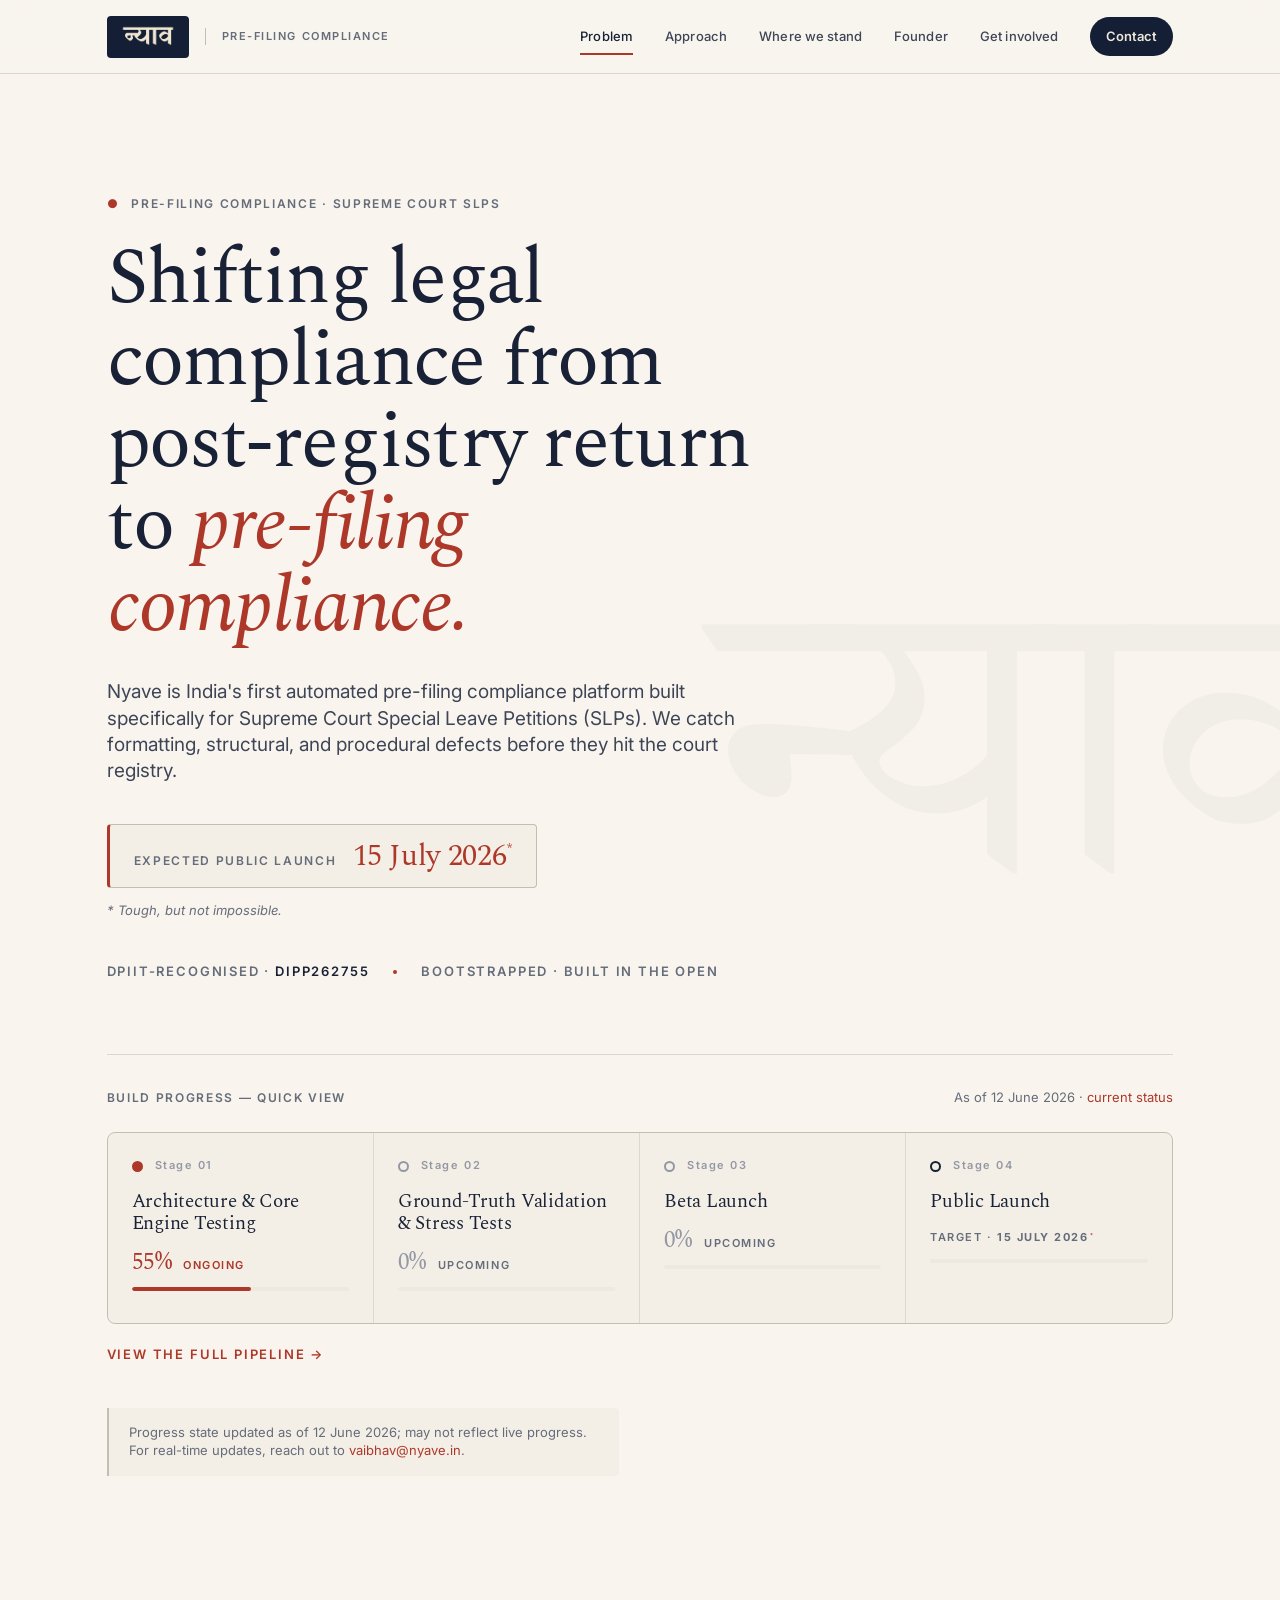
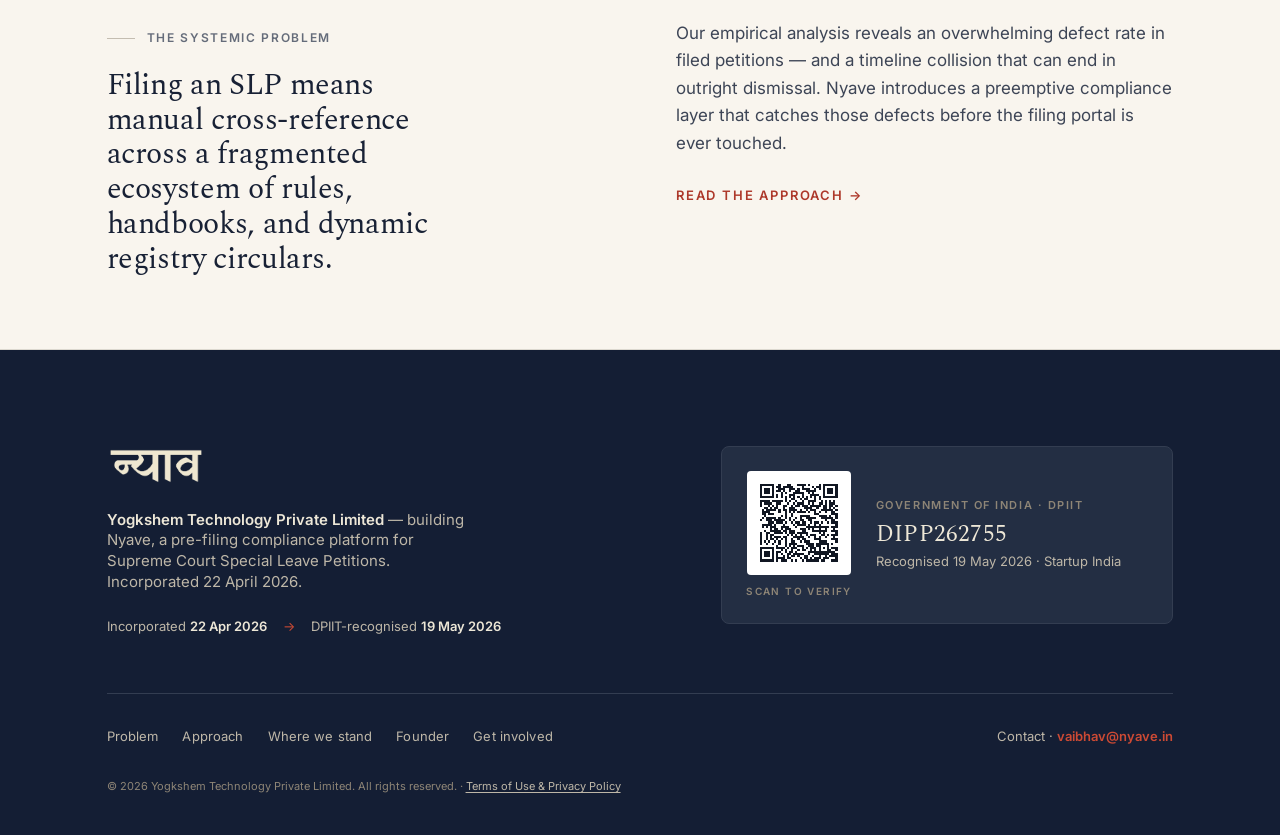
<file: index.html>
<!DOCTYPE html>
<html lang="en">
<head>
<meta charset="UTF-8">
<meta name="viewport" content="width=device-width, initial-scale=1.0">
<title>Nyave — Pre-Filing Compliance for Supreme Court SLPs</title>
<meta name="description" content="Nyave is India's first automated pre-filing compliance platform built specifically for Supreme Court Special Leave Petitions (SLPs). Built by Yogkshem Technology Pvt Ltd. DPIIT-recognised, DIPP262755.">
<meta property="og:title" content="Nyave — Pre-Filing Compliance for Supreme Court SLPs">
<meta property="og:description" content="Catch formatting, structural, and procedural defects before they hit the court registry. DPIIT-recognised deep-tech, built in the open.">
<meta property="og:type" content="website">
<meta property="og:image" content="https://www.nyave.in/assets/og.png">
<meta property="og:image:width" content="1200">
<meta property="og:image:height" content="630">
<meta name="twitter:card" content="summary_large_image">
<link rel="preconnect" href="https://fonts.googleapis.com">
<link rel="preconnect" href="https://fonts.gstatic.com" crossorigin>
<link href="https://fonts.googleapis.com/css2?family=Inter:wght@400;500;600;700&family=Noto+Serif+Devanagari:wght@500;600;700&family=Spectral:ital,wght@0,300;0,400;0,500;0,600;1,400;1,500&display=swap" rel="stylesheet">
<link rel="stylesheet" href="tokens.css">
<link rel="stylesheet" href="styles.css">
</head>
<body>

<!-- ===== NAV ===== -->
<header class="nav">
  <div class="nav-inner">
    <a class="brand" href="index.html" aria-label="Nyave home">
      <span class="brand-plate"><img src="assets/logo-cream.png" alt="Nyave — न्याव"></span>
      <span class="brand-tag">Pre-Filing Compliance</span>
    </a>
    <button class="nav-toggle" aria-label="Menu"><span></span><span></span><span></span></button>
    <nav class="nav-links">
      <a class="nav-link active" href="index.html">Problem</a>
      <a class="nav-link" href="approach.html">Approach</a>
      <a class="nav-link" href="where-we-stand.html">Where we stand</a>
      <a class="nav-link" href="founder.html">Founder</a>
      <a class="nav-link" href="get-involved.html">Get involved</a>
      <a class="nav-cta" href="mailto:vaibhav@nyave.in">Contact</a>
    </nav>
  </div>
</header>

<!-- ===== HERO ===== -->
<section class="hero">
  <div class="hero-watermark" aria-hidden="true">न्याव</div>
  <div class="wrap">
    <div class="reveal">
      <div class="eyebrow hero-eyebrow"><span class="num">●</span> Pre-Filing Compliance · Supreme Court SLPs</div>
      <h1 class="hero-title">Shifting legal compliance from post-registry return to <span class="accent">pre-filing compliance.</span></h1>
      <p class="hero-sub">Nyave is India's first automated pre-filing compliance platform built specifically for Supreme Court Special Leave Petitions (SLPs). We catch formatting, structural, and procedural defects before they hit the court registry.</p>
      <div class="hero-launch">
        <span class="hero-launch-label">Expected Public Launch</span>
        <span class="hero-launch-date">15 July 2026<span class="ast">*</span></span>
      </div>
      <span class="hero-launch-note">* Tough, but not impossible.</span>
      <div class="hero-meta">
        <span>DPIIT-recognised · <b>DIPP262755</b></span>
        <span class="dot" aria-hidden="true"></span>
        <span>Bootstrapped · Built in the open</span>
      </div>
    </div>

    <!-- ===== QUICK TRACKER ===== -->
    <div class="qtrack reveal">
      <div class="qtrack-head">
        <h2>Build Progress — Quick View</h2>
        <span class="qtrack-asof">As of <span class="js-asof">1 June 2026</span> · <a href="mailto:vaibhav@nyave.in">current status</a></span>
      </div>
      <div class="qtrack-list">
        <div class="qstage is-active" data-stage="prototype">
          <div class="qstage-top"><span class="qstage-node"></span><span class="qstage-idx">Stage 01</span></div>
          <div class="qstage-name">Architecture &amp; Core Engine Testing</div>
          <div class="qstage-prog"><span class="qstage-pct">46%</span><span class="qstage-status">Ongoing</span></div>
          <div class="qbar"><span class="qbar-fill" style="width:46%"></span></div>
        </div>
        <div class="qstage is-next" data-stage="validation">
          <div class="qstage-top"><span class="qstage-node"></span><span class="qstage-idx">Stage 02</span></div>
          <div class="qstage-name">Ground-Truth Validation &amp; Stress Tests</div>
          <div class="qstage-prog"><span class="qstage-pct muted">0%</span><span class="qstage-status">Upcoming</span></div>
          <div class="qbar"><span class="qbar-fill" style="width:0%"></span></div>
        </div>
        <div class="qstage is-next" data-stage="beta">
          <div class="qstage-top"><span class="qstage-node"></span><span class="qstage-idx">Stage 03</span></div>
          <div class="qstage-name">Beta Launch</div>
          <div class="qstage-prog"><span class="qstage-pct muted">0%</span><span class="qstage-status">Upcoming</span></div>
          <div class="qbar"><span class="qbar-fill" style="width:0%"></span></div>
        </div>
        <div class="qstage is-target" data-stage="launch">
          <div class="qstage-top"><span class="qstage-node"></span><span class="qstage-idx">Stage 04</span></div>
          <div class="qstage-name">Public Launch</div>
          <div class="qstage-prog"><span class="qstage-status">Target · <b>15 July 2026</b><span class="ast">*</span></span></div>
          <div class="qbar"><span class="qbar-fill target" style="width:0%"></span></div>
        </div>
      </div>
      <a class="qtrack-link" href="where-we-stand.html">View the full pipeline →</a>
      <p class="asof-note">Progress state updated as of <span class="js-asof">1 June 2026</span>; may not reflect live progress. For real-time updates, reach out to <a href="mailto:vaibhav@nyave.in">vaibhav@nyave.in</a>.</p>
    </div>
  </div>
</section>

<!-- ===== ONWARD ===== -->
<section class="section tight">
  <div class="wrap">
    <div class="cols2 reveal">
      <div>
        <div class="eyebrow"><span class="tick"></span> The systemic problem</div>
        <p class="lead serif" style="margin-top:var(--s5); font-size:var(--t-xl); line-height:var(--lh-snug); letter-spacing:var(--tr-snug); max-width:22ch;">Filing an SLP means manual cross-reference across a fragmented ecosystem of rules, handbooks, and dynamic registry circulars.</p>
      </div>
      <div>
        <p class="prose">Our empirical analysis reveals an overwhelming defect rate in filed petitions — and a timeline collision that can end in outright dismissal. Nyave introduces a preemptive compliance layer that catches those defects before the filing portal is ever touched.</p>
        <p class="prose" style="margin-top:var(--s6);">
          <a class="founder-link" href="approach.html" style="margin-top:0;">Read the approach →</a>
        </p>
      </div>
    </div>
  </div>
</section>

<!-- ===== FOOTER ===== -->
<footer class="footer">
  <div class="footer-inner">
    <div class="footer-top">
      <div>
        <div class="footer-logo"><img src="assets/logo-cream.png" alt="Nyave — न्याव"></div>
        <p class="footer-entity"><b>Yogkshem Technology Private Limited</b> — building Nyave, a pre-filing compliance platform for Supreme Court Special Leave Petitions. Incorporated 22 April 2026.</p>
        <div class="seq">
          <span>Incorporated <b>22 Apr 2026</b></span>
          <span class="arrow" aria-hidden="true">→</span>
          <span>DPIIT-recognised <b>19 May 2026</b></span>
        </div>
      </div>
      <div class="dpiit">
        <a class="dpiit-qr" href="assets/DPIIT-Certificate.pdf" target="_blank" rel="noopener" aria-label="View and verify the DPIIT recognition certificate">
          <img src="assets/dpiit-qr.png" alt="QR code linking to the official DPIIT recognition certificate">
          <span class="dpiit-qr-cap">Scan to verify</span>
        </a>
        <div class="dpiit-body">
          <div class="dpiit-label">Government of India · DPIIT</div>
          <div class="dpiit-id">DIPP262755</div>
          <div class="dpiit-date">Recognised 19 May 2026 · Startup India</div>
        </div>
      </div>
    </div>
    <div class="footer-bottom">
      <nav class="footer-nav">
        <a href="index.html">Problem</a>
        <a href="approach.html">Approach</a>
        <a href="where-we-stand.html">Where we stand</a>
        <a href="founder.html">Founder</a>
        <a href="get-involved.html">Get involved</a>
      </nav>
      <div class="footer-contact">Contact · <a href="mailto:vaibhav@nyave.in">vaibhav@nyave.in</a></div>
    </div>
    <p class="footer-legal">© 2026 Yogkshem Technology Private Limited. All rights reserved. · <a href="terms.html">Terms of Use &amp; Privacy Policy</a></p>
  </div>
</footer>

<script src="site.js"></script>
</body>
</html>
</file>
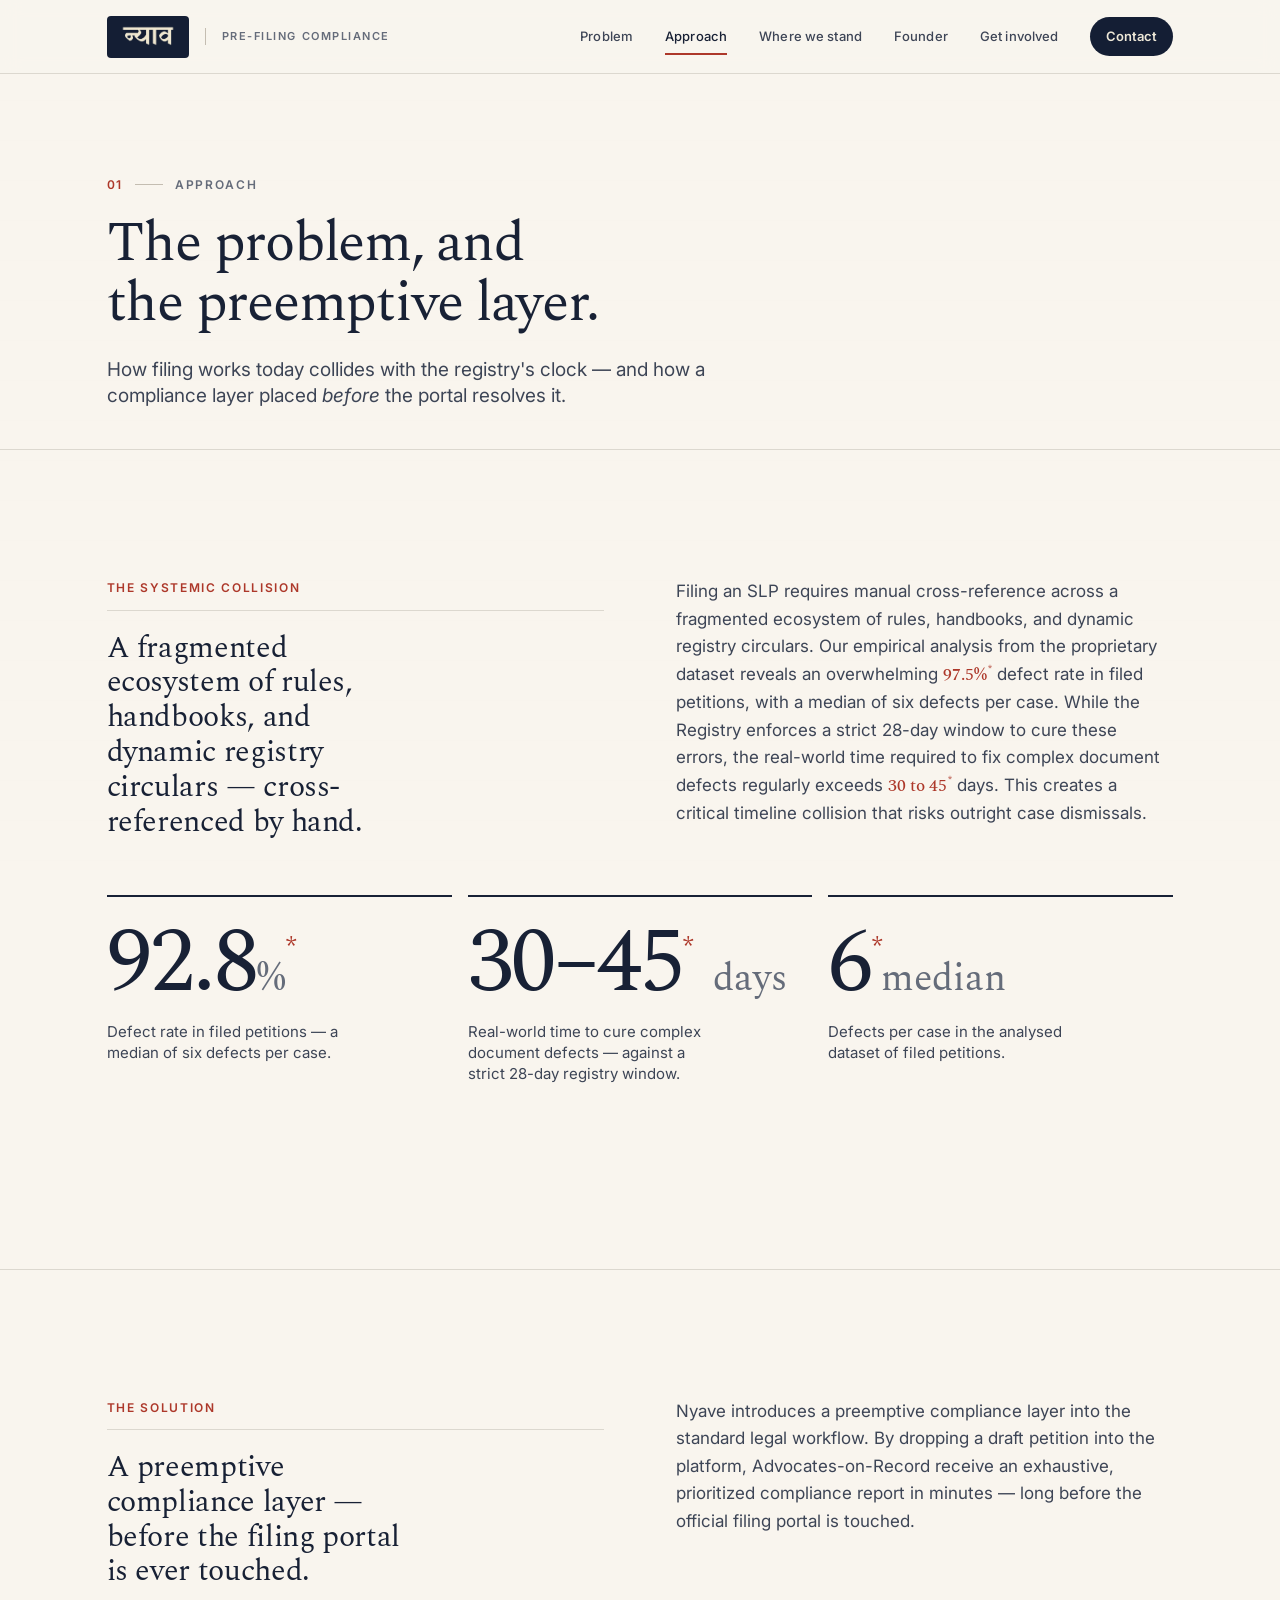
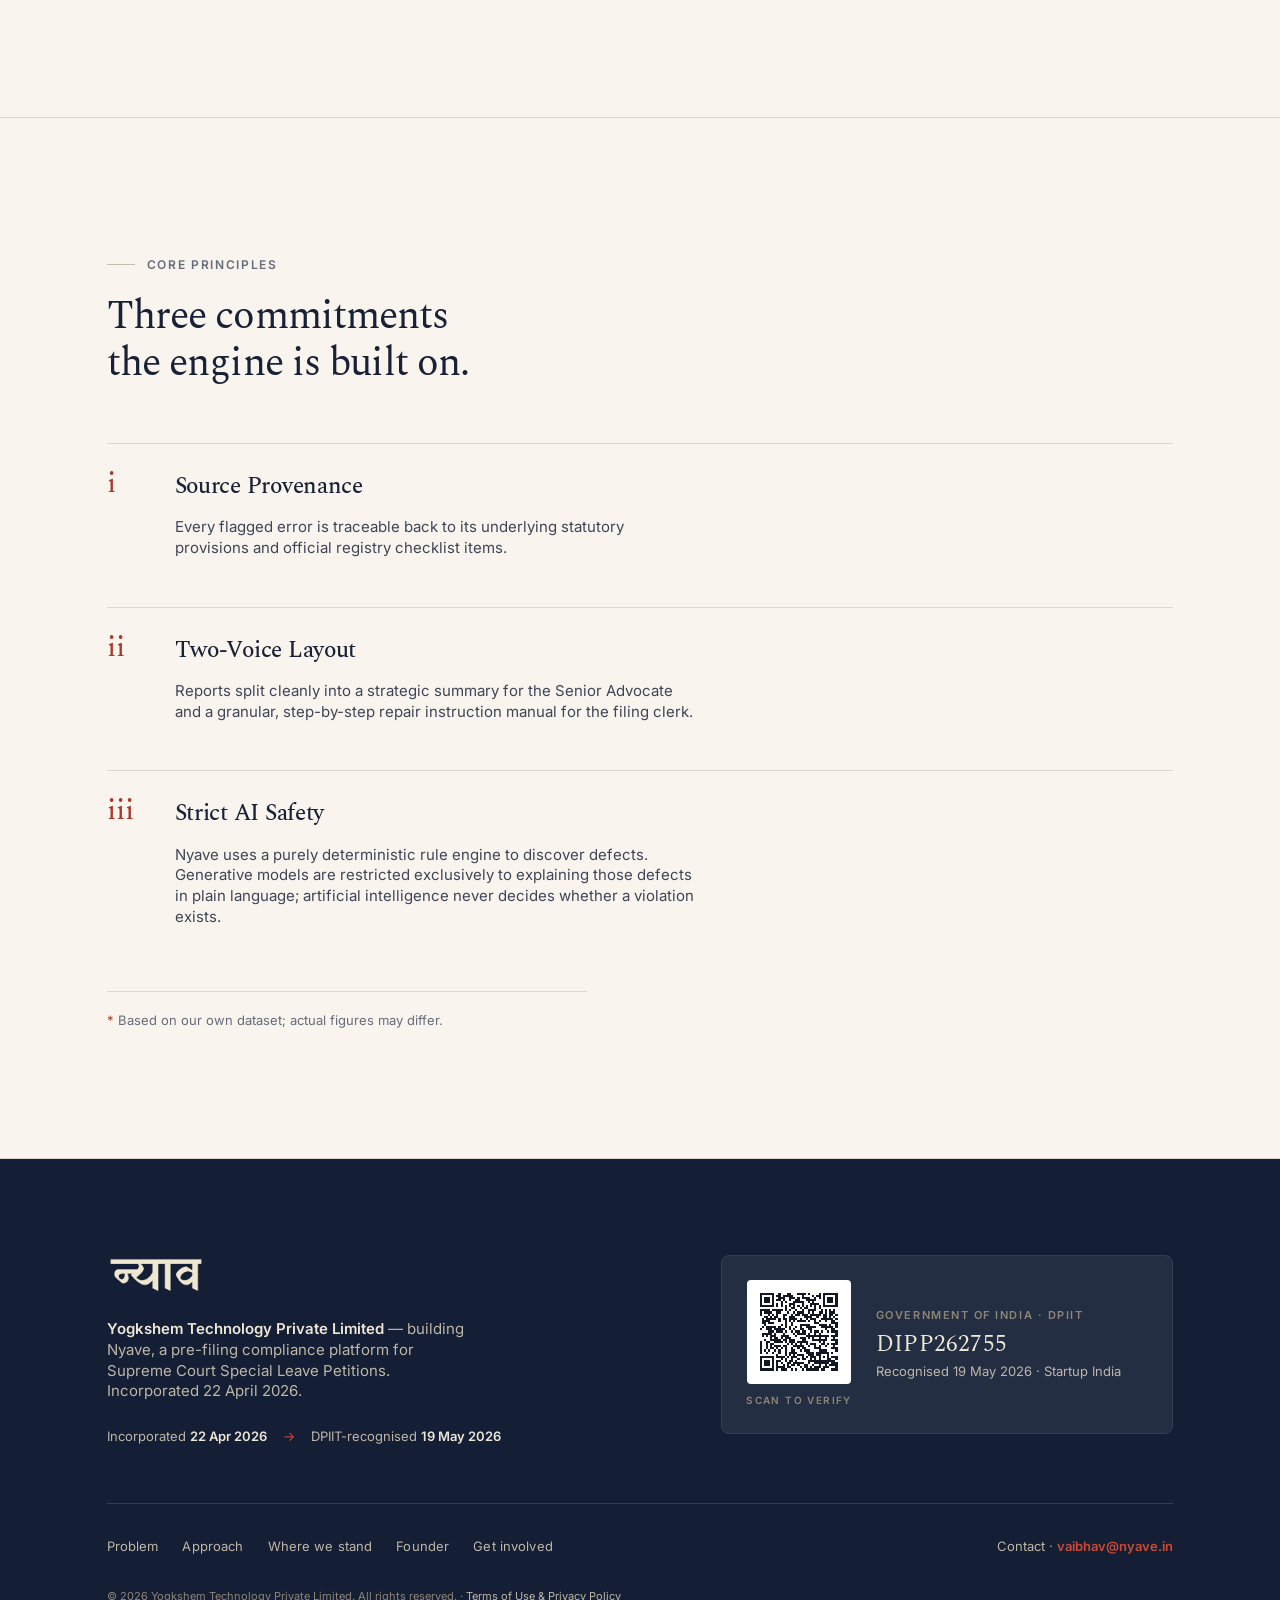
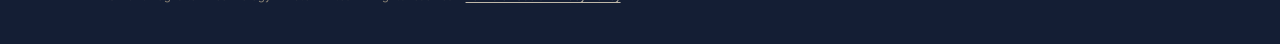
<file: approach.html>
<!DOCTYPE html>
<html lang="en">
<head>
<meta charset="UTF-8">
<meta name="viewport" content="width=device-width, initial-scale=1.0">
<title>Approach — Nyave</title>
<meta name="description" content="Nyave introduces a preemptive compliance layer into the standard legal workflow — catching SLP defects before the registry does.">
<meta property="og:title" content="Approach — Nyave">
<meta property="og:description" content="The systemic collision in SLP filing, and the preemptive compliance layer that resolves it.">
<meta property="og:image" content="https://www.nyave.in/assets/og.png">
<meta property="og:image:width" content="1200">
<meta property="og:image:height" content="630">
<meta name="twitter:card" content="summary_large_image">
<link rel="preconnect" href="https://fonts.googleapis.com">
<link rel="preconnect" href="https://fonts.gstatic.com" crossorigin>
<link href="https://fonts.googleapis.com/css2?family=Inter:wght@400;500;600;700&family=Noto+Serif+Devanagari:wght@500;600;700&family=Spectral:ital,wght@0,300;0,400;0,500;0,600;1,400;1,500&display=swap" rel="stylesheet">
<link rel="stylesheet" href="tokens.css">
<link rel="stylesheet" href="styles.css">
</head>
<body>

<header class="nav">
  <div class="nav-inner">
    <a class="brand" href="index.html" aria-label="Nyave home">
      <span class="brand-plate"><img src="assets/logo-cream.png" alt="Nyave — न्याव"></span>
      <span class="brand-tag">Pre-Filing Compliance</span>
    </a>
    <button class="nav-toggle" aria-label="Menu"><span></span><span></span><span></span></button>
    <nav class="nav-links">
      <a class="nav-link" href="index.html">Problem</a>
      <a class="nav-link active" href="approach.html">Approach</a>
      <a class="nav-link" href="where-we-stand.html">Where we stand</a>
      <a class="nav-link" href="founder.html">Founder</a>
      <a class="nav-link" href="get-involved.html">Get involved</a>
      <a class="nav-cta" href="mailto:vaibhav@nyave.in">Contact</a>
    </nav>
  </div>
</header>

<!-- ===== PAGE HEAD ===== -->
<div class="page-head">
  <div class="wrap reveal">
    <div class="eyebrow"><span class="num">01</span> <span class="tick"></span> Approach</div>
    <h1 class="page-title">The problem, and the preemptive layer.</h1>
    <p class="page-lede">How filing works today collides with the registry's clock — and how a compliance layer placed <em>before</em> the portal resolves it.</p>
  </div>
</div>

<!-- ===== SYSTEMIC COLLISION ===== -->
<section class="section">
  <div class="wrap">
    <div class="cols2 reveal">
      <div>
        <div class="col-label">The Systemic Collision</div>
        <p class="lead serif" style="font-size:var(--t-xl); line-height:var(--lh-snug); letter-spacing:var(--tr-snug); color:var(--ink); max-width:20ch;">A fragmented ecosystem of rules, handbooks, and dynamic registry circulars — cross-referenced by hand.</p>
      </div>
      <div>
        <p class="prose">Filing an SLP requires manual cross-reference across a fragmented ecosystem of rules, handbooks, and dynamic registry circulars. Our empirical analysis from the proprietary dataset reveals an overwhelming <span class="stat-inline">97.5%<span class="ast">*</span></span> defect rate in filed petitions, with a median of six defects per case. While the Registry enforces a strict 28-day window to cure these errors, the real-world time required to fix complex document defects regularly exceeds <span class="stat-inline">30 to 45<span class="ast">*</span></span> days. This creates a critical timeline collision that risks outright case dismissals.</p>
      </div>
    </div>

    <div class="stat-row reveal">
      <div class="stat-card">
        <div class="stat-fig"><span data-count="97.5" data-decimals="1">0.0</span><span class="unit">%</span><span class="ast">*</span></div>
        <p class="stat-label">Defect rate in filed petitions — a median of six defects per case.</p>
      </div>
      <div class="stat-card">
        <div class="stat-fig">30–45<span class="ast">*</span> <span class="unit">days</span></div>
        <p class="stat-label">Real-world time to cure complex document defects — against a strict 28-day registry window.</p>
      </div>
      <div class="stat-card">
        <div class="stat-fig">6<span class="ast">*</span><span class="unit">median</span></div>
        <p class="stat-label">Defects per case in the analysed dataset of filed petitions.</p>
      </div>
    </div>
  </div>
</section>

<!-- ===== THE SOLUTION ===== -->
<section class="section">
  <div class="wrap">
    <div class="cols2 reveal">
      <div>
        <div class="col-label">The Solution</div>
        <p class="lead serif" style="font-size:var(--t-xl); line-height:var(--lh-snug); letter-spacing:var(--tr-snug); color:var(--ink); max-width:20ch;">A preemptive compliance layer — before the filing portal is ever touched.</p>
      </div>
      <div>
        <p class="prose">Nyave introduces a preemptive compliance layer into the standard legal workflow. By dropping a draft petition into the platform, Advocates-on-Record receive an exhaustive, prioritized compliance report in minutes — long before the official filing portal is touched.</p>
      </div>
    </div>
  </div>
</section>

<!-- ===== CORE PRINCIPLES ===== -->
<section class="section">
  <div class="wrap">
    <div class="section-head reveal">
      <div class="eyebrow"><span class="tick"></span> Core Principles</div>
      <h2 class="section-title">Three commitments the engine is built on.</h2>
    </div>
    <div class="principles reveal">
      <div class="principle">
        <div class="principle-idx">i</div>
        <div>
          <h3>Source Provenance</h3>
          <p>Every flagged error is traceable back to its underlying statutory provisions and official registry checklist items.</p>
        </div>
      </div>
      <div class="principle">
        <div class="principle-idx">ii</div>
        <div>
          <h3>Two-Voice Layout</h3>
          <p>Reports split cleanly into a strategic summary for the Senior Advocate and a granular, step-by-step repair instruction manual for the filing clerk.</p>
        </div>
      </div>
      <div class="principle">
        <div class="principle-idx">iii</div>
        <div>
          <h3>Strict AI Safety</h3>
          <p>Nyave uses a purely deterministic rule engine to discover defects. Generative models are restricted exclusively to explaining those defects in plain language; artificial intelligence never decides whether a violation exists.</p>
        </div>
      </div>
    </div>

    <p class="footnote reveal"><span class="ast">*</span> Based on our own dataset; actual figures may differ.</p>
  </div>
</section>

<!-- ===== FOOTER ===== -->
<footer class="footer">
  <div class="footer-inner">
    <div class="footer-top">
      <div>
        <div class="footer-logo"><img src="assets/logo-cream.png" alt="Nyave — न्याव"></div>
        <p class="footer-entity"><b>Yogkshem Technology Private Limited</b> — building Nyave, a pre-filing compliance platform for Supreme Court Special Leave Petitions. Incorporated 22 April 2026.</p>
        <div class="seq">
          <span>Incorporated <b>22 Apr 2026</b></span>
          <span class="arrow" aria-hidden="true">→</span>
          <span>DPIIT-recognised <b>19 May 2026</b></span>
        </div>
      </div>
      <div class="dpiit">
        <a class="dpiit-qr" href="assets/DPIIT-Certificate.pdf" target="_blank" rel="noopener" aria-label="View and verify the DPIIT recognition certificate">
          <img src="assets/dpiit-qr.png" alt="QR code linking to the official DPIIT recognition certificate">
          <span class="dpiit-qr-cap">Scan to verify</span>
        </a>
        <div class="dpiit-body">
          <div class="dpiit-label">Government of India · DPIIT</div>
          <div class="dpiit-id">DIPP262755</div>
          <div class="dpiit-date">Recognised 19 May 2026 · Startup India</div>
        </div>
      </div>
    </div>
    <div class="footer-bottom">
      <nav class="footer-nav">
        <a href="index.html">Problem</a>
        <a href="approach.html">Approach</a>
        <a href="where-we-stand.html">Where we stand</a>
        <a href="founder.html">Founder</a>
        <a href="get-involved.html">Get involved</a>
      </nav>
      <div class="footer-contact">Contact · <a href="mailto:vaibhav@nyave.in">vaibhav@nyave.in</a></div>
    </div>
    <p class="footer-legal">© 2026 Yogkshem Technology Private Limited. All rights reserved. · <a href="terms.html">Terms of Use &amp; Privacy Policy</a></p>
  </div>
</footer>

<script src="site.js"></script>
</body>
</html>
</file>
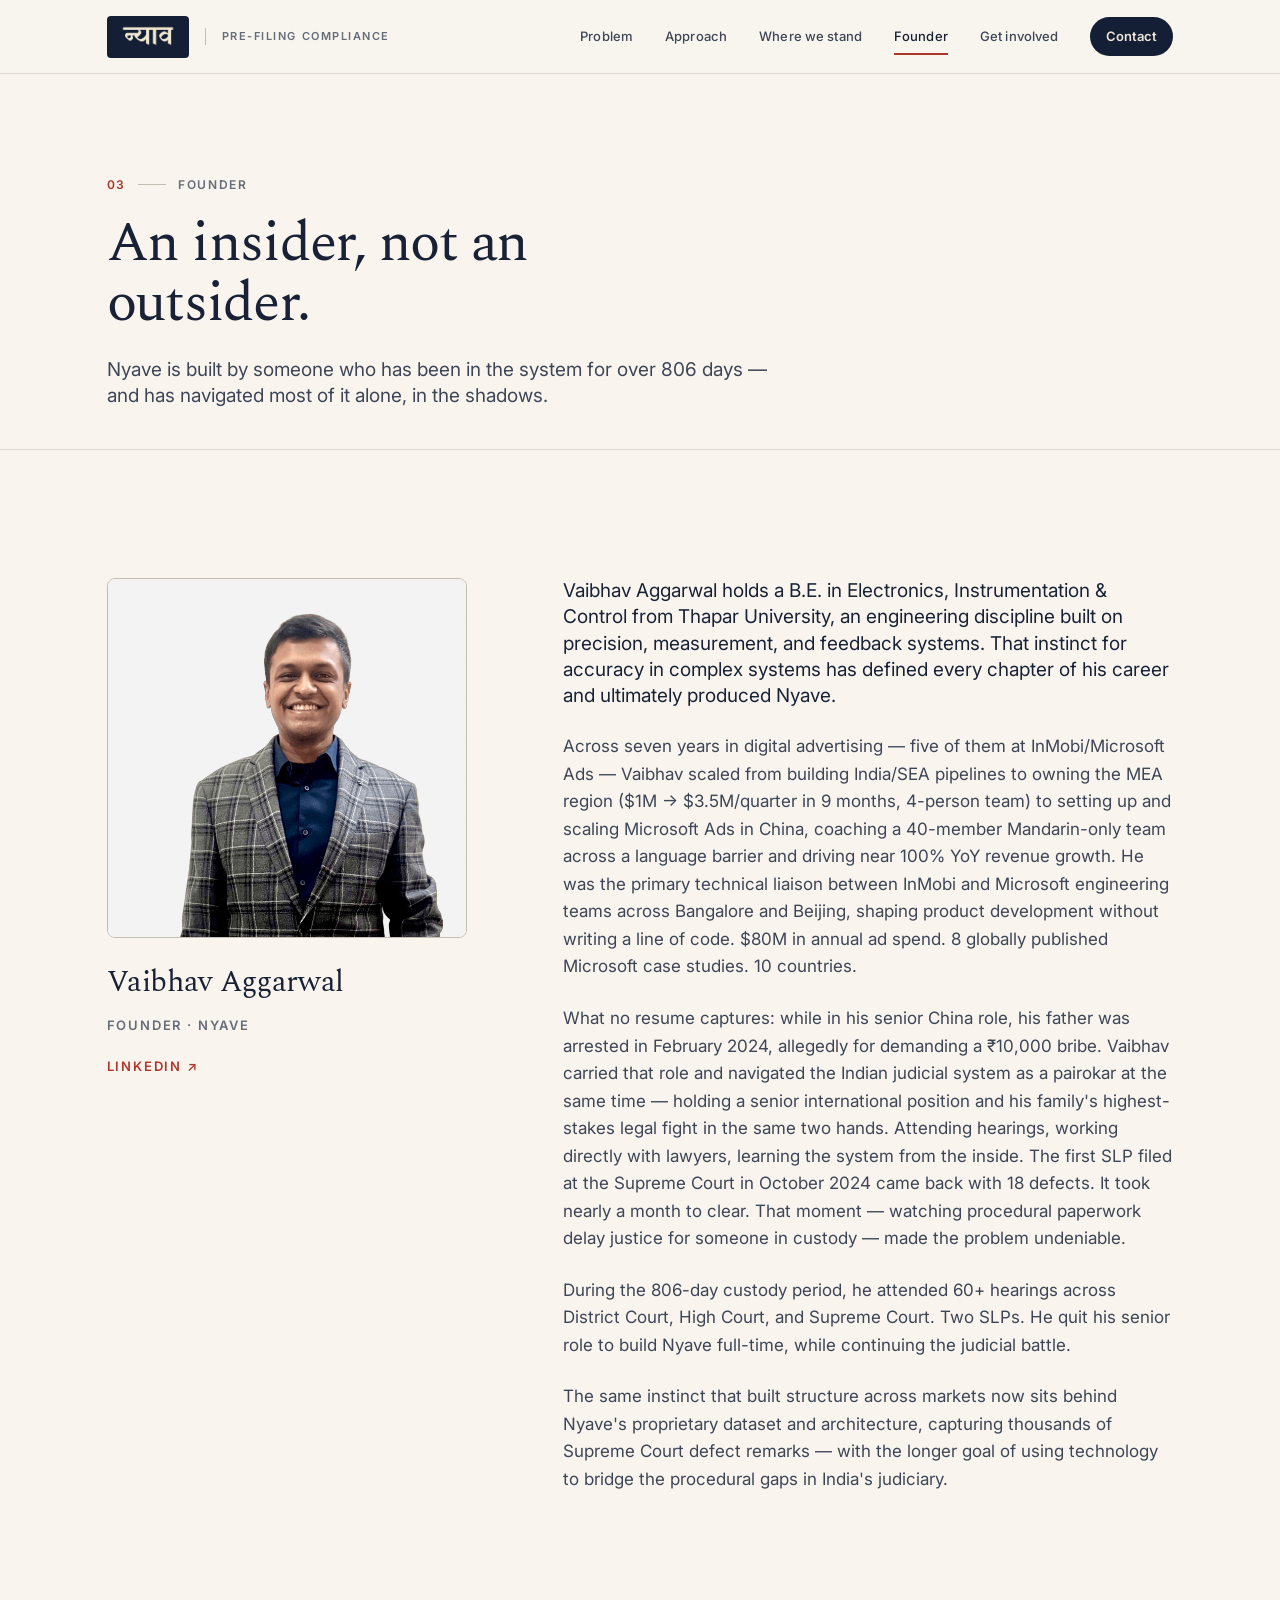
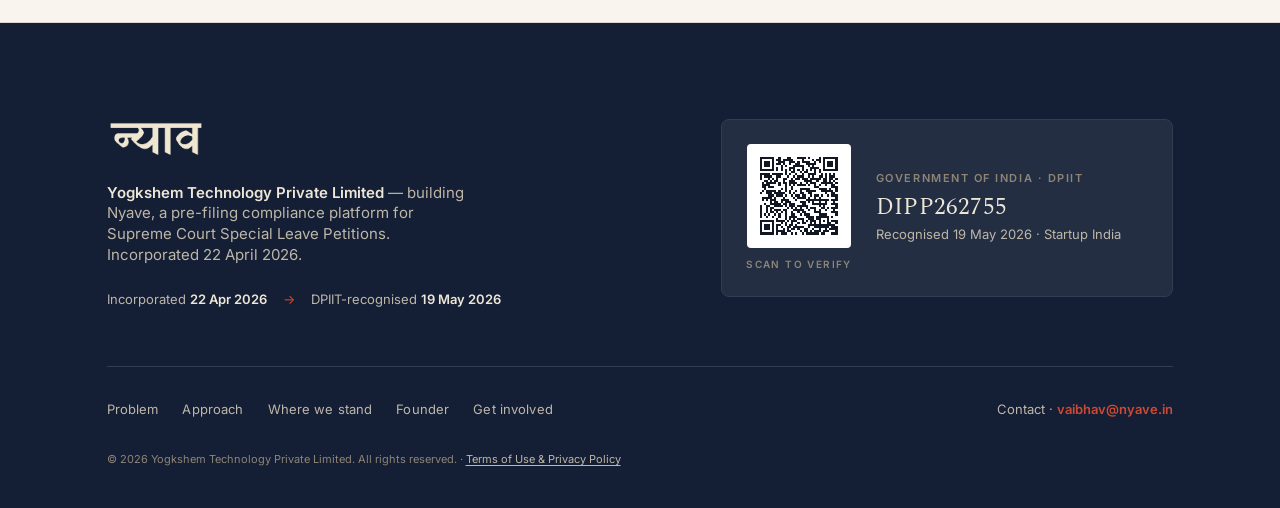
<file: founder.html>
<!DOCTYPE html>
<html lang="en">
<head>
<meta charset="UTF-8">
<meta name="viewport" content="width=device-width, initial-scale=1.0">
<title>Founder — Nyave</title>
<meta name="description" content="Vaibhav Aggarwal — founder of Nyave. An engineer who navigated India's judicial system from the inside, and built a pre-filing compliance platform from it.">
<meta property="og:title" content="Founder — Nyave">
<meta property="og:description" content="An insider, not an outsider. Why Vaibhav Aggarwal is building Nyave.">
<meta property="og:image" content="https://www.nyave.in/assets/og.png">
<meta property="og:image:width" content="1200">
<meta property="og:image:height" content="630">
<meta name="twitter:card" content="summary_large_image">
<link rel="preconnect" href="https://fonts.googleapis.com">
<link rel="preconnect" href="https://fonts.gstatic.com" crossorigin>
<link href="https://fonts.googleapis.com/css2?family=Inter:wght@400;500;600;700&family=Noto+Serif+Devanagari:wght@500;600;700&family=Spectral:ital,wght@0,300;0,400;0,500;0,600;1,400;1,500&display=swap" rel="stylesheet">
<link rel="stylesheet" href="tokens.css">
<link rel="stylesheet" href="styles.css">
</head>
<body>

<header class="nav">
  <div class="nav-inner">
    <a class="brand" href="index.html" aria-label="Nyave home">
      <span class="brand-plate"><img src="assets/logo-cream.png" alt="Nyave — न्याव"></span>
      <span class="brand-tag">Pre-Filing Compliance</span>
    </a>
    <button class="nav-toggle" aria-label="Menu"><span></span><span></span><span></span></button>
    <nav class="nav-links">
      <a class="nav-link" href="index.html">Problem</a>
      <a class="nav-link" href="approach.html">Approach</a>
      <a class="nav-link" href="where-we-stand.html">Where we stand</a>
      <a class="nav-link active" href="founder.html">Founder</a>
      <a class="nav-link" href="get-involved.html">Get involved</a>
      <a class="nav-cta" href="mailto:vaibhav@nyave.in">Contact</a>
    </nav>
  </div>
</header>

<!-- ===== PAGE HEAD ===== -->
<div class="page-head">
  <div class="wrap reveal">
    <div class="eyebrow"><span class="num">03</span> <span class="tick"></span> Founder</div>
    <h1 class="page-title">An insider, not an outsider.</h1>
    <p class="page-lede">Nyave is built by someone who has been in the system for over 806 days &mdash; and has navigated most of it alone, in the shadows.</p>
  </div>
</div>

<!-- ===== FOUNDER ===== -->
<section class="section">
  <div class="wrap">
    <div class="founder-grid reveal">
      <div class="founder-photo-wrap">
        <img class="founder-photo" src="assets/founder.jpg" alt="Vaibhav Aggarwal, founder of Nyave">
        <div class="founder-namecard">
          <div class="founder-name">Vaibhav Aggarwal</div>
          <div class="founder-role">Founder · Nyave</div>
          <a class="founder-link" href="https://www.linkedin.com/in/aggarwal-vaibhav/" target="_blank" rel="noopener">LinkedIn ↗</a>
        </div>
      </div>

      <div class="founder-body">
        <p class="prose lead">Vaibhav Aggarwal holds a B.E. in Electronics, Instrumentation &amp; Control from Thapar University, an engineering discipline built on precision, measurement, and feedback systems. That instinct for accuracy in complex systems has defined every chapter of his career and ultimately produced Nyave.</p>

        <p class="prose">Across seven years in digital advertising — five of them at InMobi/Microsoft Ads — Vaibhav scaled from building India/SEA pipelines to owning the MEA region ($1M → $3.5M/quarter in 9 months, 4-person team) to setting up and scaling Microsoft Ads in China, coaching a 40-member Mandarin-only team across a language barrier and driving near 100% YoY revenue growth. He was the primary technical liaison between InMobi and Microsoft engineering teams across Bangalore and Beijing, shaping product development without writing a line of code. $80M in annual ad spend. 8 globally published Microsoft case studies. 10 countries.</p>

        <p class="prose">What no resume captures: while in his senior China role, his father was arrested in February 2024, allegedly for demanding a &#8377;10,000 bribe. Vaibhav carried that role and navigated the Indian judicial system as a pairokar at the same time &mdash; holding a senior international position and his family's highest-stakes legal fight in the same two hands. Attending hearings, working directly with lawyers, learning the system from the inside. The first SLP filed at the Supreme Court in October 2024 came back with 18 defects. It took nearly a month to clear. That moment &mdash; watching procedural paperwork delay justice for someone in custody &mdash; made the problem undeniable.</p>

        <p class="prose">During the 806-day custody period, he attended 60+ hearings across District Court, High Court, and Supreme Court. Two SLPs. He quit his senior role to build Nyave full-time, while continuing the judicial battle.</p>

        <p class="prose">The same instinct that built structure across markets now sits behind Nyave's proprietary dataset and architecture, capturing thousands of Supreme Court defect remarks — with the longer goal of using technology to bridge the procedural gaps in India's judiciary.</p>
      </div>
    </div>
  </div>
</section>

<!-- ===== FOOTER ===== -->
<footer class="footer">
  <div class="footer-inner">
    <div class="footer-top">
      <div>
        <div class="footer-logo"><img src="assets/logo-cream.png" alt="Nyave — न्याव"></div>
        <p class="footer-entity"><b>Yogkshem Technology Private Limited</b> — building Nyave, a pre-filing compliance platform for Supreme Court Special Leave Petitions. Incorporated 22 April 2026.</p>
        <div class="seq">
          <span>Incorporated <b>22 Apr 2026</b></span>
          <span class="arrow" aria-hidden="true">→</span>
          <span>DPIIT-recognised <b>19 May 2026</b></span>
        </div>
      </div>
      <div class="dpiit">
        <a class="dpiit-qr" href="assets/DPIIT-Certificate.pdf" target="_blank" rel="noopener" aria-label="View and verify the DPIIT recognition certificate">
          <img src="assets/dpiit-qr.png" alt="QR code linking to the official DPIIT recognition certificate">
          <span class="dpiit-qr-cap">Scan to verify</span>
        </a>
        <div class="dpiit-body">
          <div class="dpiit-label">Government of India · DPIIT</div>
          <div class="dpiit-id">DIPP262755</div>
          <div class="dpiit-date">Recognised 19 May 2026 · Startup India</div>
        </div>
      </div>
    </div>
    <div class="footer-bottom">
      <nav class="footer-nav">
        <a href="index.html">Problem</a>
        <a href="approach.html">Approach</a>
        <a href="where-we-stand.html">Where we stand</a>
        <a href="founder.html">Founder</a>
        <a href="get-involved.html">Get involved</a>
      </nav>
      <div class="footer-contact">Contact · <a href="mailto:vaibhav@nyave.in">vaibhav@nyave.in</a></div>
    </div>
    <p class="footer-legal">© 2026 Yogkshem Technology Private Limited. All rights reserved. · <a href="terms.html">Terms of Use &amp; Privacy Policy</a></p>
  </div>
</footer>

<script src="site.js"></script>
</body>
</html>
</file>
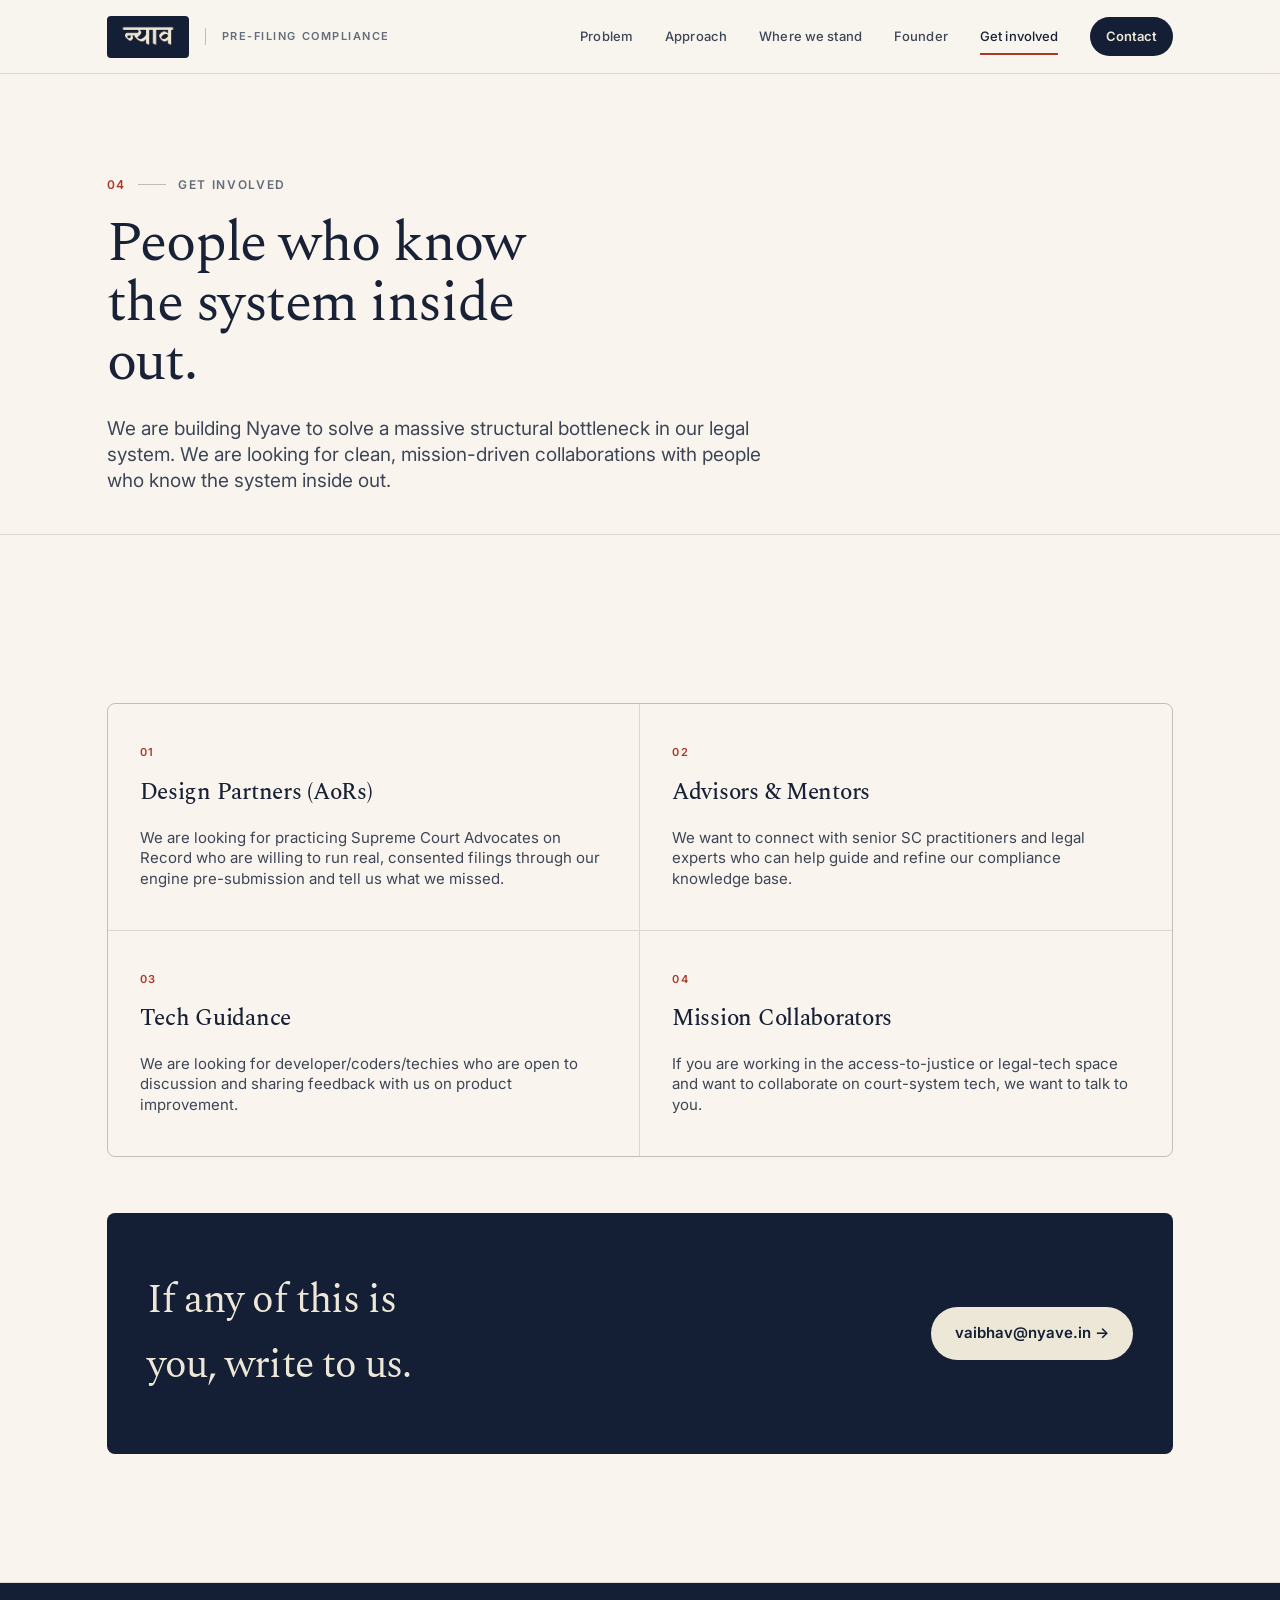
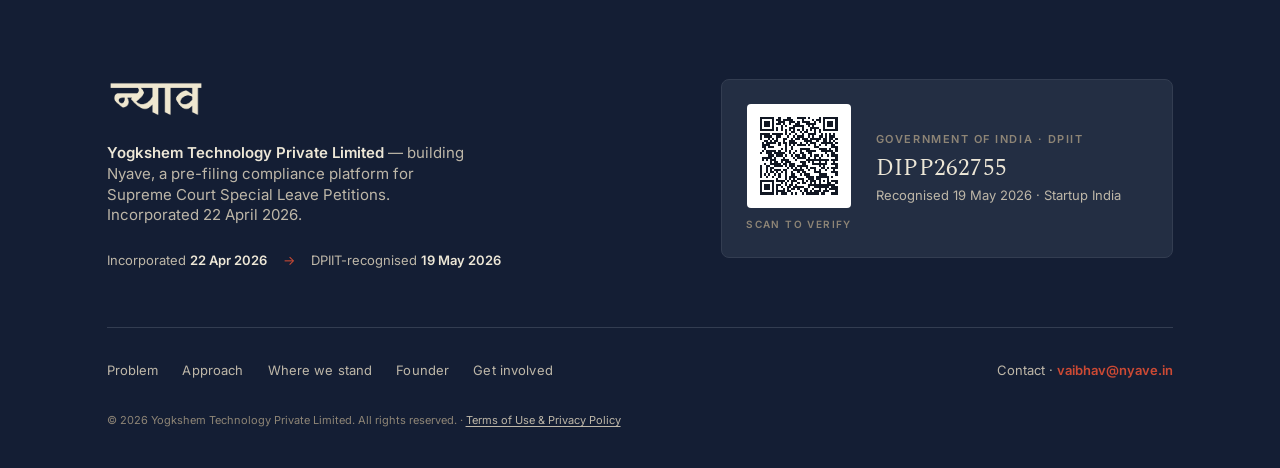
<file: get-involved.html>
<!DOCTYPE html>
<html lang="en">
<head>
<meta charset="UTF-8">
<meta name="viewport" content="width=device-width, initial-scale=1.0">
<title>Get Involved — Nyave</title>
<meta name="description" content="Nyave is looking for design-partner Advocates-on-Record, advisors and mentors, technical guidance, and mission collaborators in access-to-justice and legal-tech.">
<meta property="og:title" content="Get Involved — Nyave">
<meta property="og:description" content="Clean, mission-driven collaborations with people who know the system inside out.">
<meta property="og:image" content="https://www.nyave.in/assets/og.png">
<meta property="og:image:width" content="1200">
<meta property="og:image:height" content="630">
<meta name="twitter:card" content="summary_large_image">
<link rel="preconnect" href="https://fonts.googleapis.com">
<link rel="preconnect" href="https://fonts.gstatic.com" crossorigin>
<link href="https://fonts.googleapis.com/css2?family=Inter:wght@400;500;600;700&family=Noto+Serif+Devanagari:wght@500;600;700&family=Spectral:ital,wght@0,300;0,400;0,500;0,600;1,400;1,500&display=swap" rel="stylesheet">
<link rel="stylesheet" href="tokens.css">
<link rel="stylesheet" href="styles.css">
</head>
<body>

<header class="nav">
  <div class="nav-inner">
    <a class="brand" href="index.html" aria-label="Nyave home">
      <span class="brand-plate"><img src="assets/logo-cream.png" alt="Nyave — न्याव"></span>
      <span class="brand-tag">Pre-Filing Compliance</span>
    </a>
    <button class="nav-toggle" aria-label="Menu"><span></span><span></span><span></span></button>
    <nav class="nav-links">
      <a class="nav-link" href="index.html">Problem</a>
      <a class="nav-link" href="approach.html">Approach</a>
      <a class="nav-link" href="where-we-stand.html">Where we stand</a>
      <a class="nav-link" href="founder.html">Founder</a>
      <a class="nav-link active" href="get-involved.html">Get involved</a>
      <a class="nav-cta" href="mailto:vaibhav@nyave.in">Contact</a>
    </nav>
  </div>
</header>

<!-- ===== PAGE HEAD ===== -->
<div class="page-head">
  <div class="wrap reveal">
    <div class="eyebrow"><span class="num">04</span> <span class="tick"></span> Get involved</div>
    <h1 class="page-title">People who know the system inside out.</h1>
    <p class="page-lede">We are building Nyave to solve a massive structural bottleneck in our legal system. We are looking for clean, mission-driven collaborations with people who know the system inside out.</p>
  </div>
</div>

<!-- ===== ASKS ===== -->
<section class="section">
  <div class="wrap">
    <div class="asks reveal">
      <div class="ask">
        <div class="ask-idx">01</div>
        <h3>Design Partners (AoRs)</h3>
        <p>We are looking for practicing Supreme Court Advocates on Record who are willing to run real, consented filings through our engine pre-submission and tell us what we missed.</p>
      </div>
      <div class="ask">
        <div class="ask-idx">02</div>
        <h3>Advisors &amp; Mentors</h3>
        <p>We want to connect with senior SC practitioners and legal experts who can help guide and refine our compliance knowledge base.</p>
      </div>
      <div class="ask">
        <div class="ask-idx">03</div>
        <h3>Tech Guidance</h3>
        <p>We are looking for developer/coders/techies who are open to discussion and sharing feedback with us on product improvement.</p>
      </div>
      <div class="ask">
        <div class="ask-idx">04</div>
        <h3>Mission Collaborators</h3>
        <p>If you are working in the access-to-justice or legal-tech space and want to collaborate on court-system tech, we want to talk to you.</p>
      </div>
    </div>

    <div class="contact-cta reveal">
      <h3>If any of this is you, write to us.</h3>
      <a class="btn-mail" href="mailto:vaibhav@nyave.in">vaibhav@nyave.in →</a>
    </div>
  </div>
</section>

<!-- ===== FOOTER ===== -->
<footer class="footer">
  <div class="footer-inner">
    <div class="footer-top">
      <div>
        <div class="footer-logo"><img src="assets/logo-cream.png" alt="Nyave — न्याव"></div>
        <p class="footer-entity"><b>Yogkshem Technology Private Limited</b> — building Nyave, a pre-filing compliance platform for Supreme Court Special Leave Petitions. Incorporated 22 April 2026.</p>
        <div class="seq">
          <span>Incorporated <b>22 Apr 2026</b></span>
          <span class="arrow" aria-hidden="true">→</span>
          <span>DPIIT-recognised <b>19 May 2026</b></span>
        </div>
      </div>
      <div class="dpiit">
        <a class="dpiit-qr" href="assets/DPIIT-Certificate.pdf" target="_blank" rel="noopener" aria-label="View and verify the DPIIT recognition certificate">
          <img src="assets/dpiit-qr.png" alt="QR code linking to the official DPIIT recognition certificate">
          <span class="dpiit-qr-cap">Scan to verify</span>
        </a>
        <div class="dpiit-body">
          <div class="dpiit-label">Government of India · DPIIT</div>
          <div class="dpiit-id">DIPP262755</div>
          <div class="dpiit-date">Recognised 19 May 2026 · Startup India</div>
        </div>
      </div>
    </div>
    <div class="footer-bottom">
      <nav class="footer-nav">
        <a href="index.html">Problem</a>
        <a href="approach.html">Approach</a>
        <a href="where-we-stand.html">Where we stand</a>
        <a href="founder.html">Founder</a>
        <a href="get-involved.html">Get involved</a>
      </nav>
      <div class="footer-contact">Contact · <a href="mailto:vaibhav@nyave.in">vaibhav@nyave.in</a></div>
    </div>
    <p class="footer-legal">© 2026 Yogkshem Technology Private Limited. All rights reserved. · <a href="terms.html">Terms of Use &amp; Privacy Policy</a></p>
  </div>
</footer>

<script src="site.js"></script>
</body>
</html>
</file>
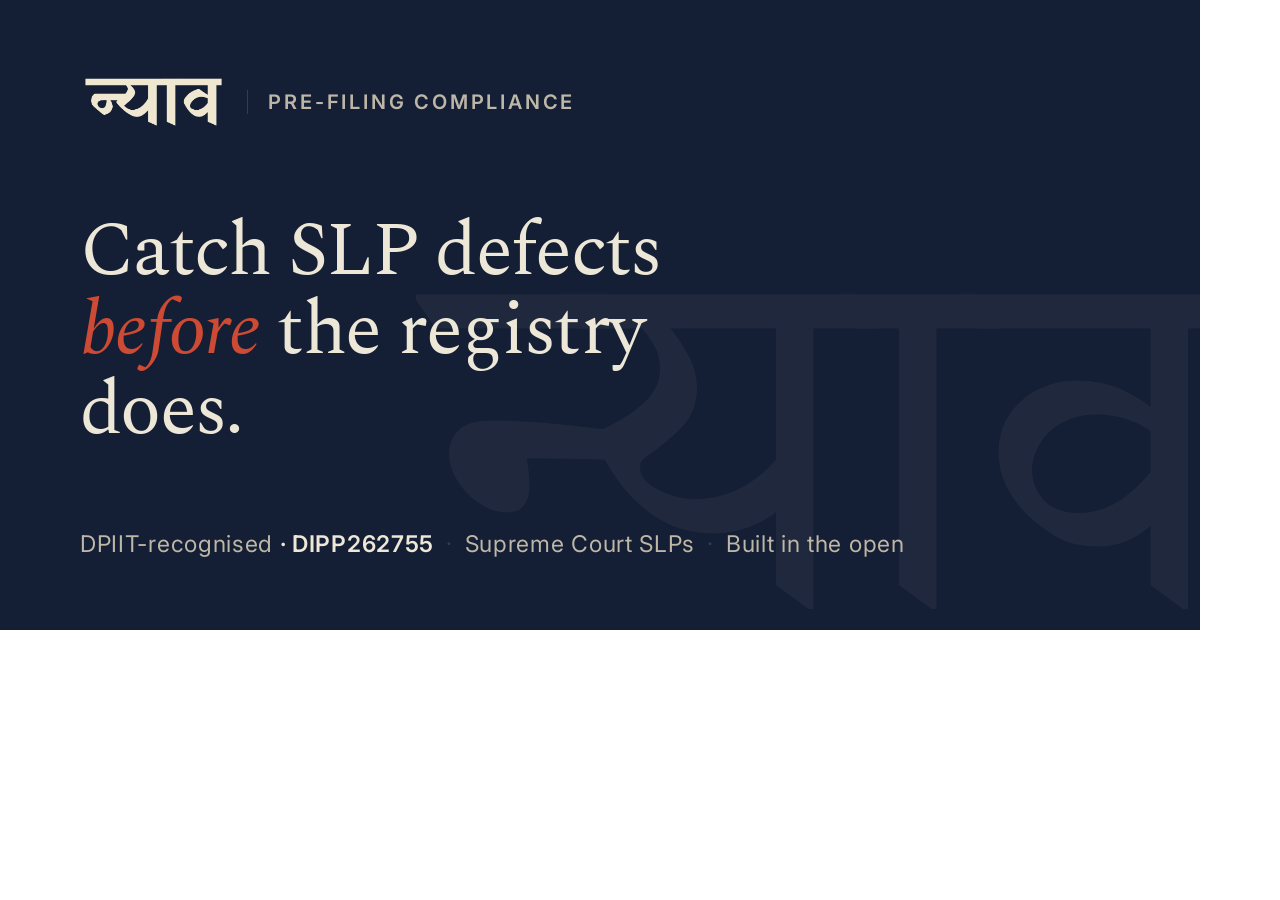
<file: og-card.html>
<!DOCTYPE html>
<html lang="en">
<head>
<meta charset="UTF-8">
<!-- Source for assets/og.png — the social share card. Render at 1200x630:
     chrome --headless=new --screenshot=assets/og.png --window-size=1200,630 \
            --force-device-scale-factor=2 --virtual-time-budget=3500 http://localhost:PORT/og-card.html
     Re-run if the logo or tagline changes. Not linked from the site. -->
<link rel="preconnect" href="https://fonts.googleapis.com">
<link rel="preconnect" href="https://fonts.gstatic.com" crossorigin>
<link href="https://fonts.googleapis.com/css2?family=Inter:wght@400;500;600;700&family=Noto+Serif+Devanagari:wght@500;600;700&family=Spectral:ital,wght@0,400;0,500;0,600;1,400;1,500&display=swap" rel="stylesheet">
<link rel="stylesheet" href="tokens.css">
<style>
  html, body { margin: 0; padding: 0; }
  .og {
    width: 1200px; height: 630px; box-sizing: border-box;
    background: var(--navy); color: var(--bone);
    padding: 72px 80px; position: relative; overflow: hidden;
    display: flex; flex-direction: column; justify-content: space-between;
    font-family: var(--sans);
  }
  .og-watermark {
    position: absolute; right: -30px; bottom: -150px;
    font-family: var(--deva); font-size: 500px; line-height: 1;
    color: var(--bone); opacity: 0.05; user-select: none;
  }
  .og-top { position: relative; z-index: 2; display: flex; align-items: center; gap: 20px; }
  .og-logo img { height: 60px; display: block; }
  .og-kicker {
    font-size: 20px; font-weight: 600; letter-spacing: 0.14em; text-transform: uppercase;
    color: var(--bone-2); border-left: 1px solid var(--navy-rule); padding-left: 20px;
  }
  .og-title {
    position: relative; z-index: 2;
    font-family: var(--serif); font-weight: 400; font-size: 76px; line-height: 1.04;
    letter-spacing: -0.022em; max-width: 17ch;
  }
  .og-title .accent { color: var(--red-bright); font-style: italic; }
  .og-foot {
    position: relative; z-index: 2;
    font-size: 23px; letter-spacing: 0.03em; color: var(--bone-2);
  }
  .og-foot b { color: var(--bone); font-weight: 600; }
  .og-foot .sep { color: var(--navy-rule); margin: 0 12px; }
</style>
</head>
<body>
  <div class="og">
    <div class="og-watermark" aria-hidden="true">न्याव</div>
    <div class="og-top">
      <span class="og-logo"><img src="assets/logo-cream.png" alt="Nyave"></span>
      <span class="og-kicker">Pre-Filing Compliance</span>
    </div>
    <div class="og-title">Catch SLP defects <span class="accent">before</span> the registry does.</div>
    <div class="og-foot">DPIIT-recognised <b>· DIPP262755</b><span class="sep">·</span>Supreme Court SLPs<span class="sep">·</span>Built in the open</div>
  </div>
</body>
</html>
</file>
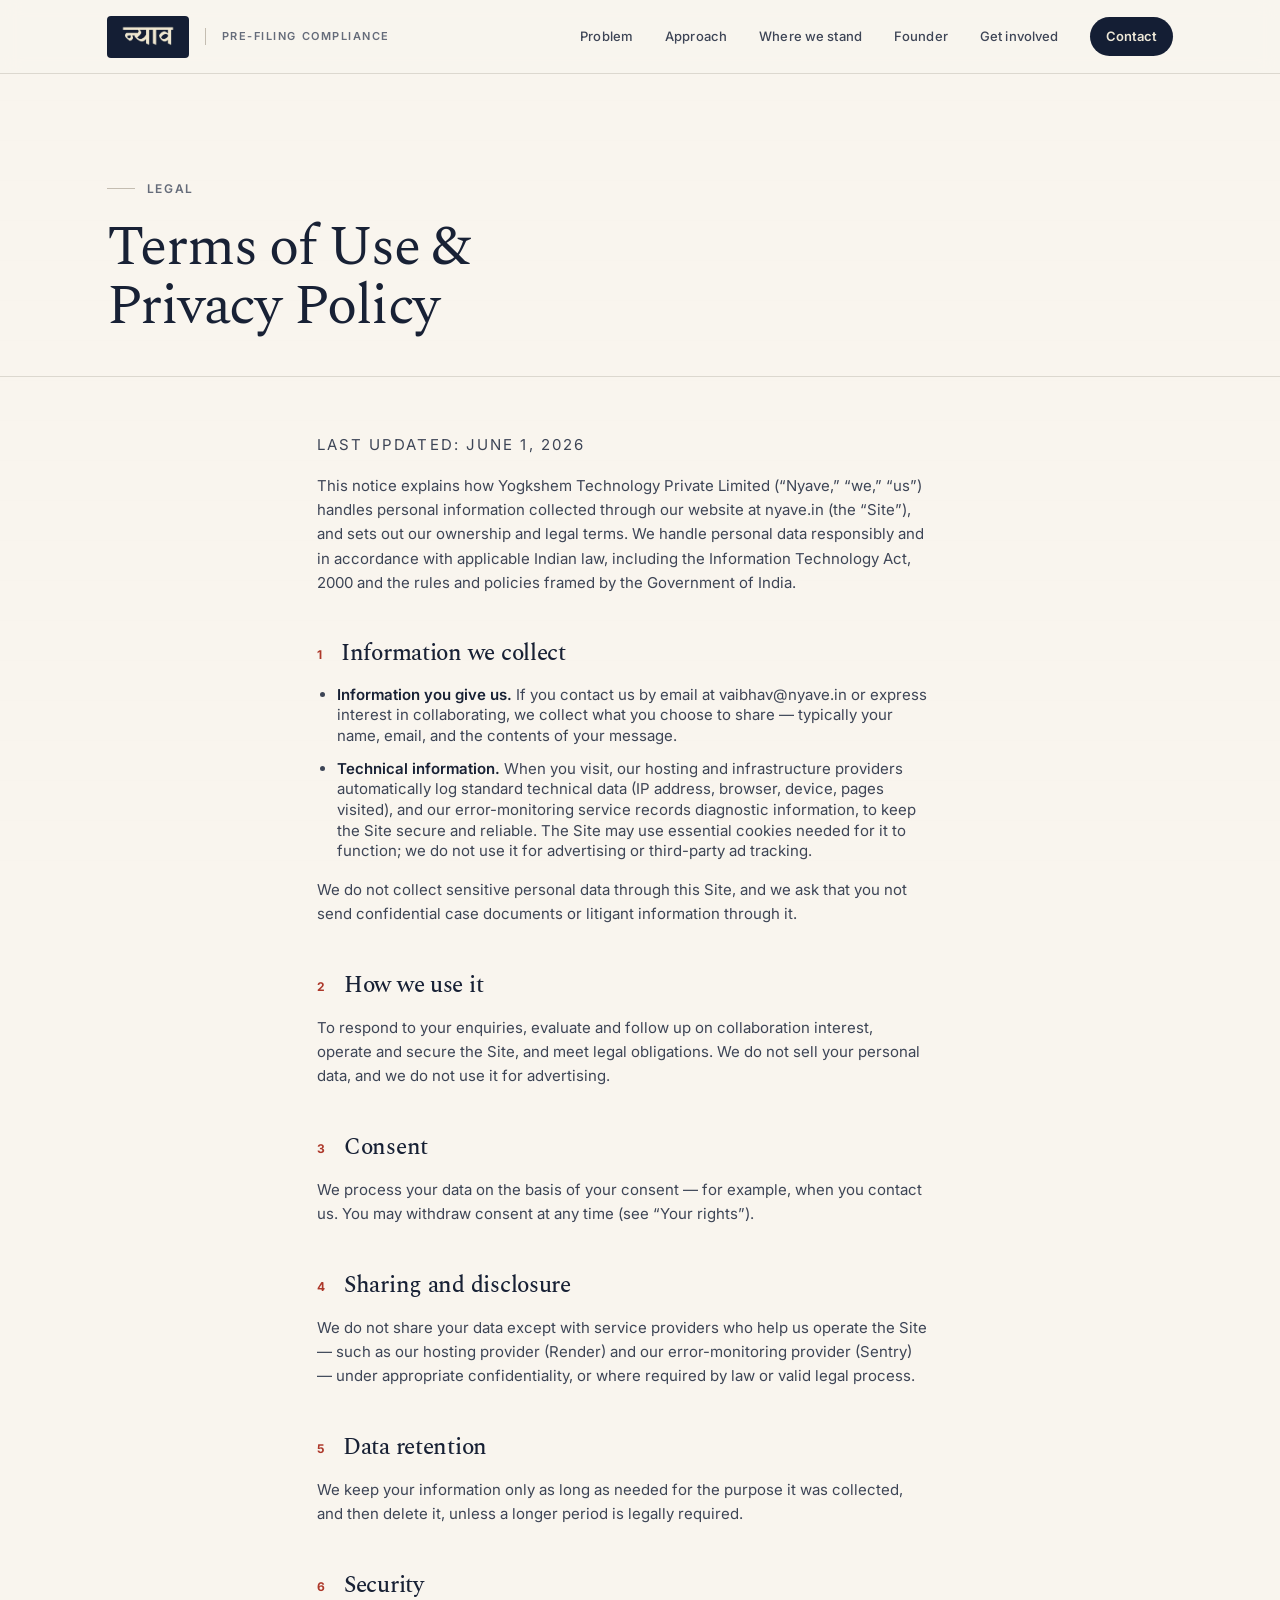
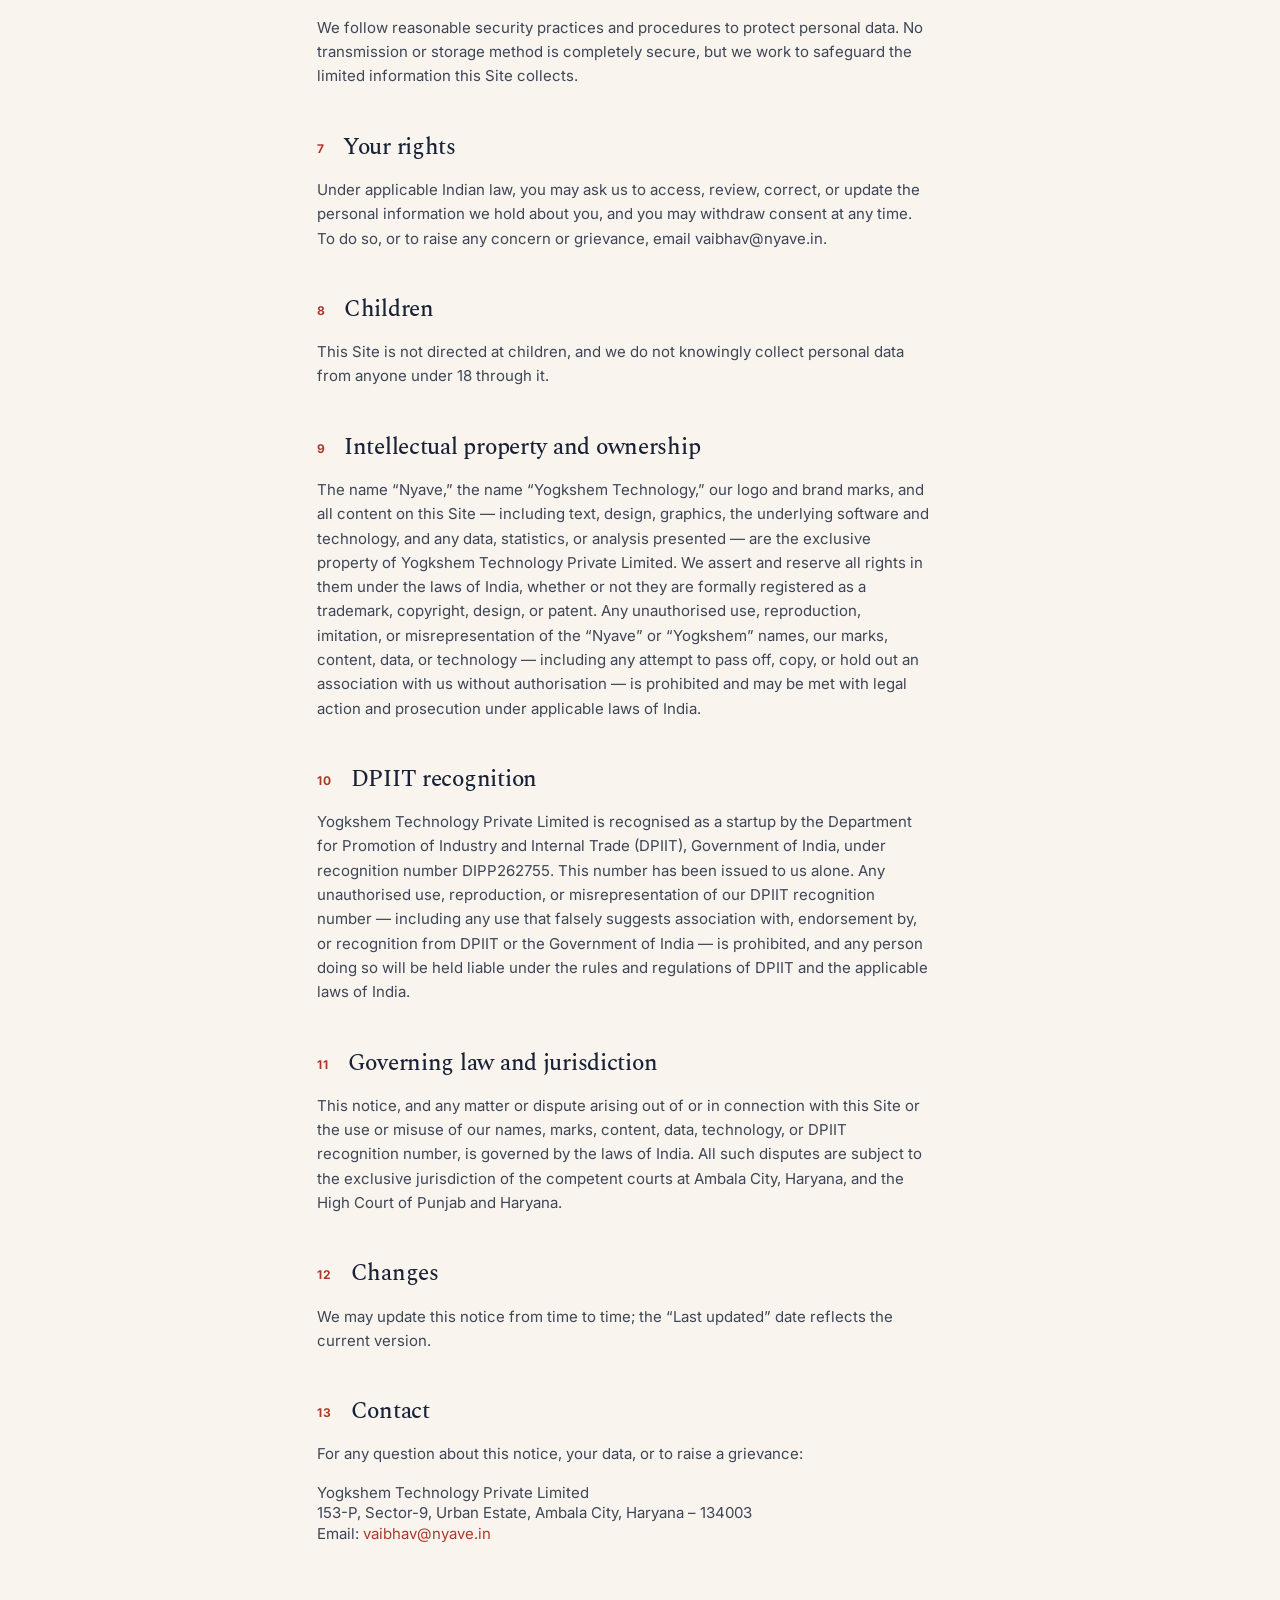
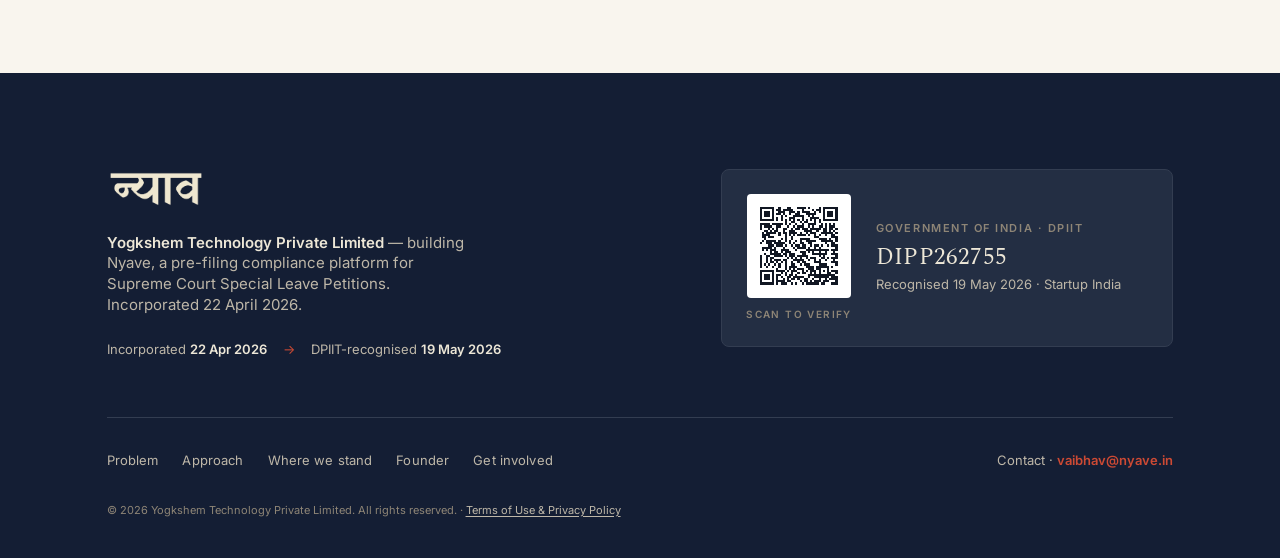
<file: terms.html>
<!DOCTYPE html>
<html lang="en">
<head>
<meta charset="UTF-8">
<meta name="viewport" content="width=device-width, initial-scale=1.0">
<title>Terms of Use &amp; Privacy Policy — Nyave</title>
<meta name="description" content="How Yogkshem Technology Private Limited (Nyave) handles personal information collected through nyave.in, and our ownership and legal terms.">
<meta property="og:title" content="Terms of Use &amp; Privacy Policy — Nyave">
<meta property="og:description" content="Privacy, data handling, intellectual property, and legal terms for nyave.in.">
<meta property="og:image" content="https://www.nyave.in/assets/og.png">
<meta property="og:image:width" content="1200">
<meta property="og:image:height" content="630">
<meta name="twitter:card" content="summary_large_image">
<link rel="preconnect" href="https://fonts.googleapis.com">
<link rel="preconnect" href="https://fonts.gstatic.com" crossorigin>
<link href="https://fonts.googleapis.com/css2?family=Inter:wght@400;500;600;700&family=Noto+Serif+Devanagari:wght@500;600;700&family=Spectral:ital,wght@0,300;0,400;0,500;0,600;1,400;1,500&display=swap" rel="stylesheet">
<link rel="stylesheet" href="tokens.css">
<link rel="stylesheet" href="styles.css">
</head>
<body>

<header class="nav">
  <div class="nav-inner">
    <a class="brand" href="index.html" aria-label="Nyave home">
      <span class="brand-plate"><img src="assets/logo-cream.png" alt="Nyave — न्याव"></span>
      <span class="brand-tag">Pre-Filing Compliance</span>
    </a>
    <button class="nav-toggle" aria-label="Menu"><span></span><span></span><span></span></button>
    <nav class="nav-links">
      <a class="nav-link" href="index.html">Problem</a>
      <a class="nav-link" href="approach.html">Approach</a>
      <a class="nav-link" href="where-we-stand.html">Where we stand</a>
      <a class="nav-link" href="founder.html">Founder</a>
      <a class="nav-link" href="get-involved.html">Get involved</a>
      <a class="nav-cta" href="mailto:vaibhav@nyave.in">Contact</a>
    </nav>
  </div>
</header>

<!-- ===== PAGE HEAD ===== -->
<div class="page-head">
  <div class="wrap reveal">
    <div class="eyebrow"><span class="tick"></span> Legal</div>
    <h1 class="page-title">Terms of Use &amp; Privacy Policy</h1>
  </div>
</div>

<!-- ===== LEGAL ===== -->
<section class="legal reveal">
  <p class="legal-updated">Last updated: June 1, 2026</p>

  <p class="legal-lead">This notice explains how Yogkshem Technology Private Limited (&ldquo;Nyave,&rdquo; &ldquo;we,&rdquo; &ldquo;us&rdquo;) handles personal information collected through our website at nyave.in (the &ldquo;Site&rdquo;), and sets out our ownership and legal terms. We handle personal data responsibly and in accordance with applicable Indian law, including the Information Technology Act, 2000 and the rules and policies framed by the Government of India.</p>

  <h2><span class="n">1</span> Information we collect</h2>
  <ul>
    <li><strong>Information you give us.</strong> If you contact us by email at vaibhav@nyave.in or express interest in collaborating, we collect what you choose to share — typically your name, email, and the contents of your message.</li>
    <li><strong>Technical information.</strong> When you visit, our hosting and infrastructure providers automatically log standard technical data (IP address, browser, device, pages visited), and our error-monitoring service records diagnostic information, to keep the Site secure and reliable. The Site may use essential cookies needed for it to function; we do not use it for advertising or third-party ad tracking.</li>
  </ul>
  <p>We do not collect sensitive personal data through this Site, and we ask that you not send confidential case documents or litigant information through it.</p>

  <h2><span class="n">2</span> How we use it</h2>
  <p>To respond to your enquiries, evaluate and follow up on collaboration interest, operate and secure the Site, and meet legal obligations. We do not sell your personal data, and we do not use it for advertising.</p>

  <h2><span class="n">3</span> Consent</h2>
  <p>We process your data on the basis of your consent — for example, when you contact us. You may withdraw consent at any time (see &ldquo;Your rights&rdquo;).</p>

  <h2><span class="n">4</span> Sharing and disclosure</h2>
  <p>We do not share your data except with service providers who help us operate the Site — such as our hosting provider (Render) and our error-monitoring provider (Sentry) — under appropriate confidentiality, or where required by law or valid legal process.</p>

  <h2><span class="n">5</span> Data retention</h2>
  <p>We keep your information only as long as needed for the purpose it was collected, and then delete it, unless a longer period is legally required.</p>

  <h2><span class="n">6</span> Security</h2>
  <p>We follow reasonable security practices and procedures to protect personal data. No transmission or storage method is completely secure, but we work to safeguard the limited information this Site collects.</p>

  <h2><span class="n">7</span> Your rights</h2>
  <p>Under applicable Indian law, you may ask us to access, review, correct, or update the personal information we hold about you, and you may withdraw consent at any time. To do so, or to raise any concern or grievance, email vaibhav@nyave.in.</p>

  <h2><span class="n">8</span> Children</h2>
  <p>This Site is not directed at children, and we do not knowingly collect personal data from anyone under 18 through it.</p>

  <h2><span class="n">9</span> Intellectual property and ownership</h2>
  <p>The name &ldquo;Nyave,&rdquo; the name &ldquo;Yogkshem Technology,&rdquo; our logo and brand marks, and all content on this Site — including text, design, graphics, the underlying software and technology, and any data, statistics, or analysis presented — are the exclusive property of Yogkshem Technology Private Limited. We assert and reserve all rights in them under the laws of India, whether or not they are formally registered as a trademark, copyright, design, or patent. Any unauthorised use, reproduction, imitation, or misrepresentation of the &ldquo;Nyave&rdquo; or &ldquo;Yogkshem&rdquo; names, our marks, content, data, or technology — including any attempt to pass off, copy, or hold out an association with us without authorisation — is prohibited and may be met with legal action and prosecution under applicable laws of India.</p>

  <h2><span class="n">10</span> DPIIT recognition</h2>
  <p>Yogkshem Technology Private Limited is recognised as a startup by the Department for Promotion of Industry and Internal Trade (DPIIT), Government of India, under recognition number DIPP262755. This number has been issued to us alone. Any unauthorised use, reproduction, or misrepresentation of our DPIIT recognition number — including any use that falsely suggests association with, endorsement by, or recognition from DPIIT or the Government of India — is prohibited, and any person doing so will be held liable under the rules and regulations of DPIIT and the applicable laws of India.</p>

  <h2><span class="n">11</span> Governing law and jurisdiction</h2>
  <p>This notice, and any matter or dispute arising out of or in connection with this Site or the use or misuse of our names, marks, content, data, technology, or DPIIT recognition number, is governed by the laws of India. All such disputes are subject to the exclusive jurisdiction of the competent courts at Ambala City, Haryana, and the High Court of Punjab and Haryana.</p>

  <h2><span class="n">12</span> Changes</h2>
  <p>We may update this notice from time to time; the &ldquo;Last updated&rdquo; date reflects the current version.</p>

  <h2><span class="n">13</span> Contact</h2>
  <p>For any question about this notice, your data, or to raise a grievance:</p>
  <address>
    Yogkshem Technology Private Limited<br>
    153-P, Sector-9, Urban Estate, Ambala City, Haryana &ndash; 134003<br>
    Email: <a href="mailto:vaibhav@nyave.in">vaibhav@nyave.in</a>
  </address>
</section>

<!-- ===== FOOTER ===== -->
<footer class="footer">
  <div class="footer-inner">
    <div class="footer-top">
      <div>
        <div class="footer-logo"><img src="assets/logo-cream.png" alt="Nyave — न्याव"></div>
        <p class="footer-entity"><b>Yogkshem Technology Private Limited</b> — building Nyave, a pre-filing compliance platform for Supreme Court Special Leave Petitions. Incorporated 22 April 2026.</p>
        <div class="seq">
          <span>Incorporated <b>22 Apr 2026</b></span>
          <span class="arrow" aria-hidden="true">→</span>
          <span>DPIIT-recognised <b>19 May 2026</b></span>
        </div>
      </div>
      <div class="dpiit">
        <a class="dpiit-qr" href="assets/DPIIT-Certificate.pdf" target="_blank" rel="noopener" aria-label="View and verify the DPIIT recognition certificate">
          <img src="assets/dpiit-qr.png" alt="QR code linking to the official DPIIT recognition certificate">
          <span class="dpiit-qr-cap">Scan to verify</span>
        </a>
        <div class="dpiit-body">
          <div class="dpiit-label">Government of India · DPIIT</div>
          <div class="dpiit-id">DIPP262755</div>
          <div class="dpiit-date">Recognised 19 May 2026 · Startup India</div>
        </div>
      </div>
    </div>
    <div class="footer-bottom">
      <nav class="footer-nav">
        <a href="index.html">Problem</a>
        <a href="approach.html">Approach</a>
        <a href="where-we-stand.html">Where we stand</a>
        <a href="founder.html">Founder</a>
        <a href="get-involved.html">Get involved</a>
      </nav>
      <div class="footer-contact">Contact · <a href="mailto:vaibhav@nyave.in">vaibhav@nyave.in</a></div>
    </div>
    <p class="footer-legal">© 2026 Yogkshem Technology Private Limited. All rights reserved. · <a href="terms.html">Terms of Use &amp; Privacy Policy</a></p>
  </div>
</footer>

<script src="site.js"></script>
</body>
</html>
</file>
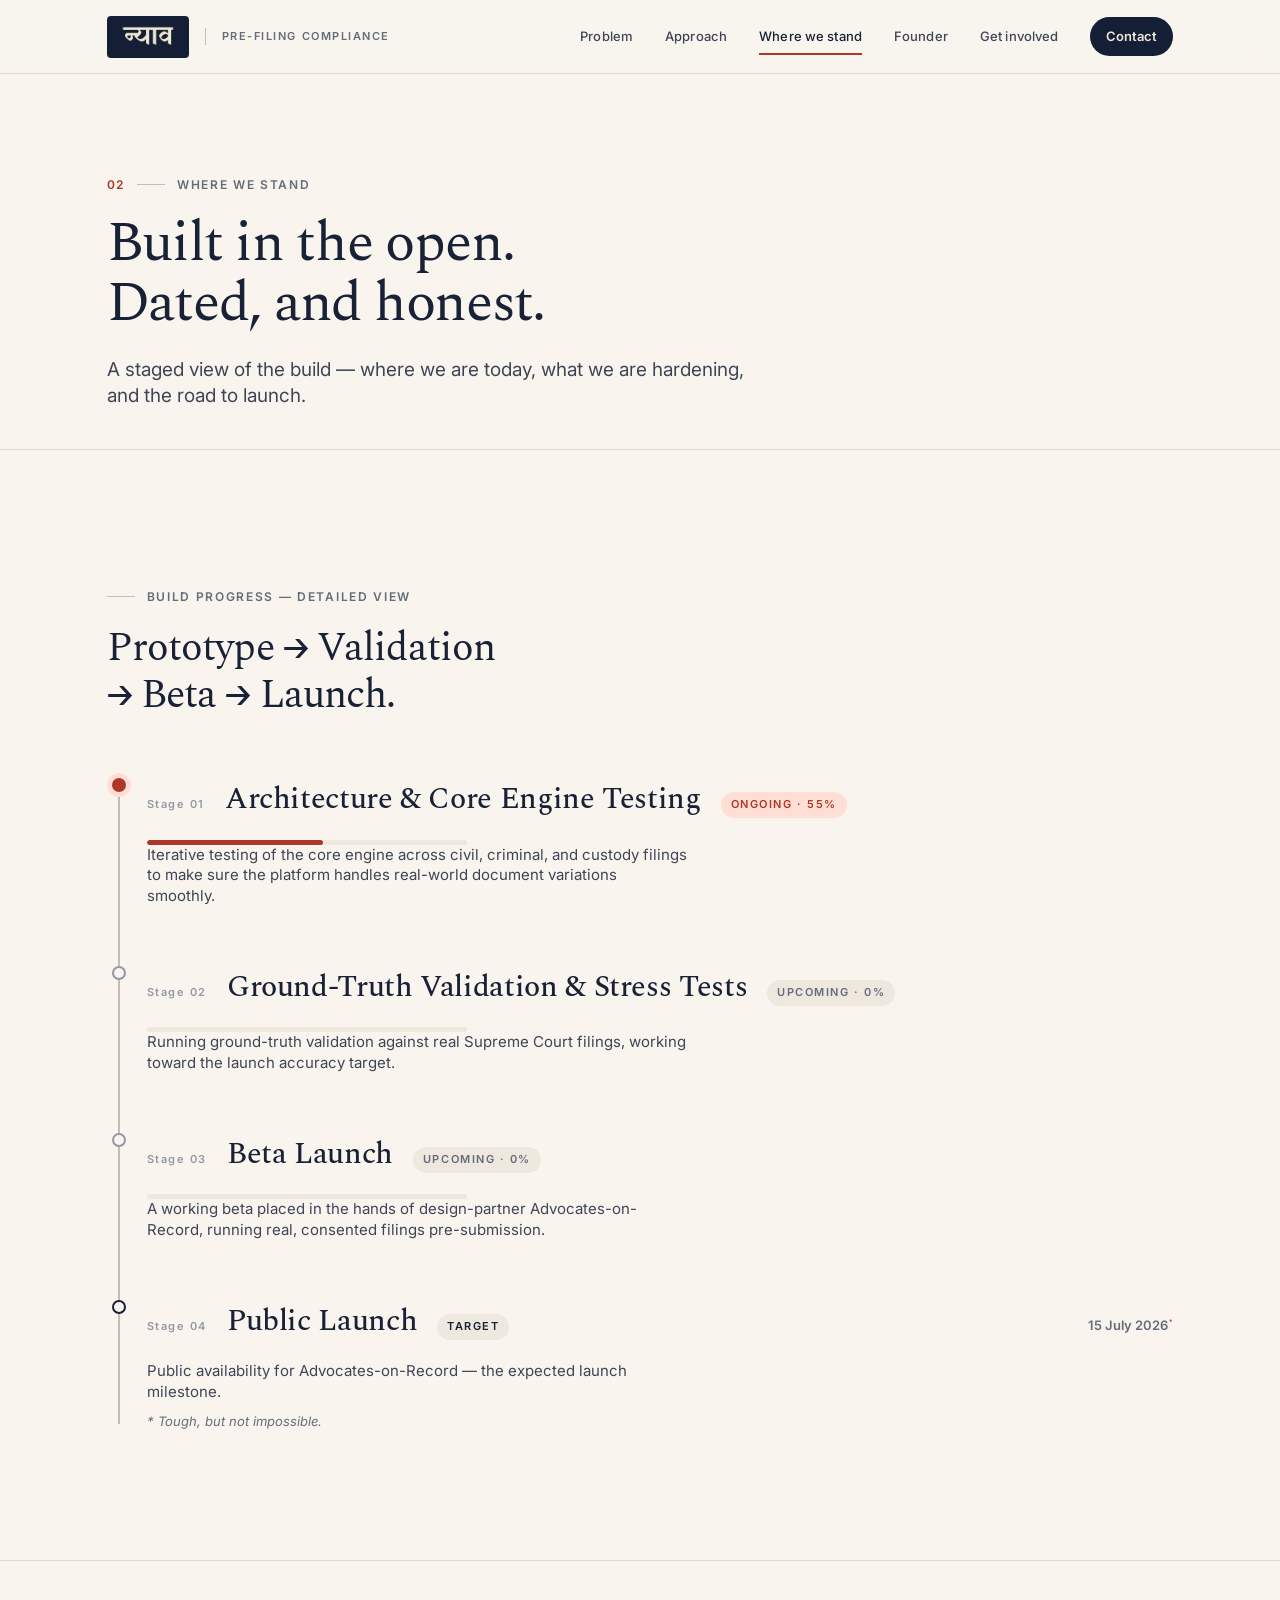
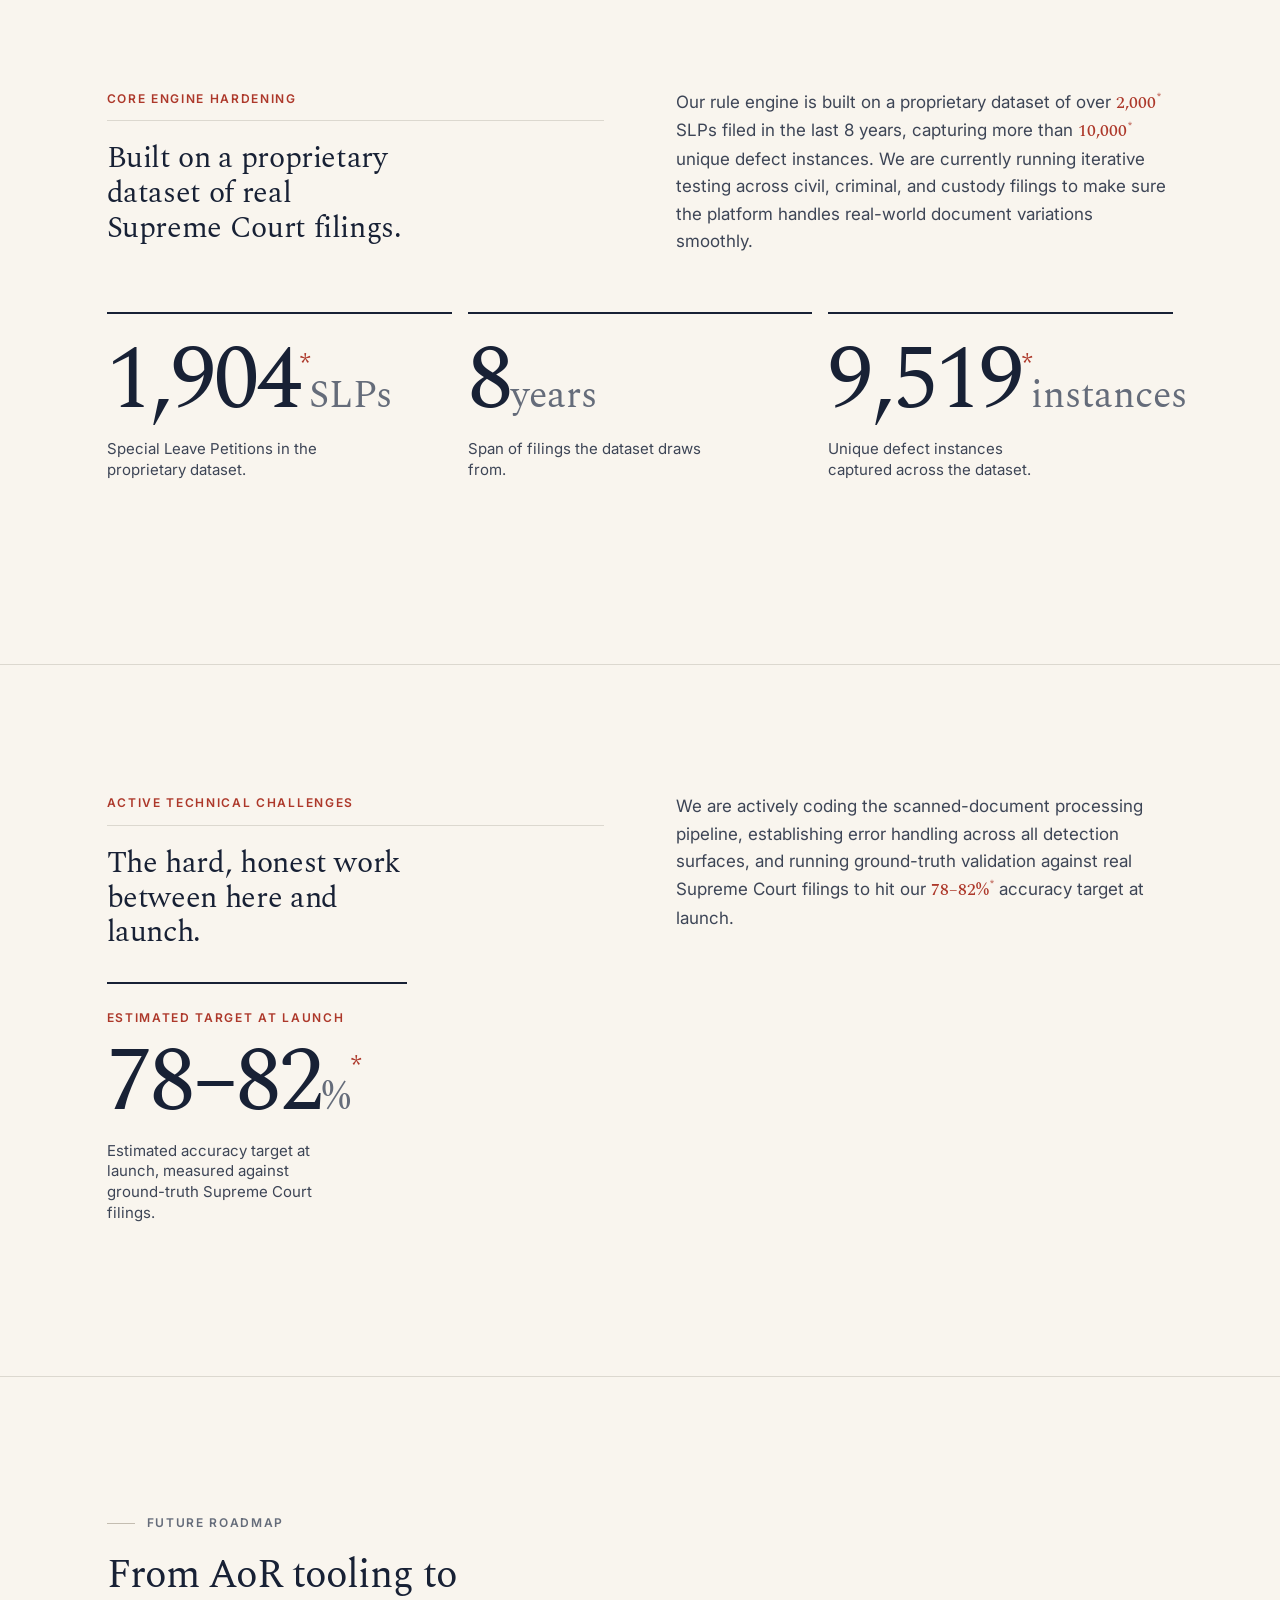
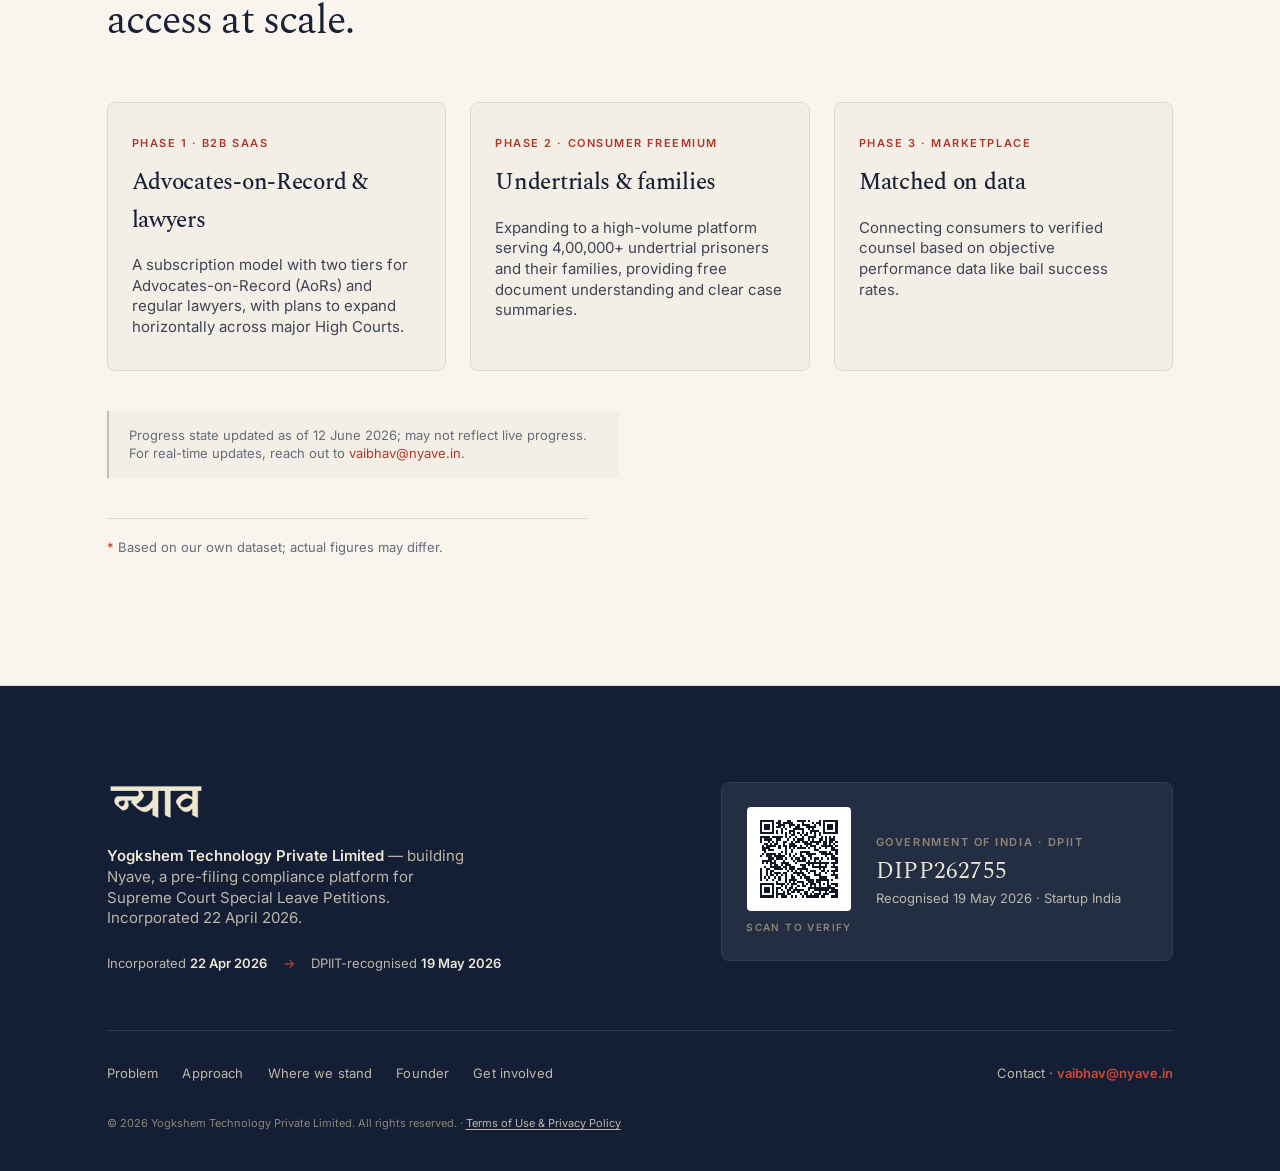
<file: where-we-stand.html>
<!DOCTYPE html>
<html lang="en">
<head>
<meta charset="UTF-8">
<meta name="viewport" content="width=device-width, initial-scale=1.0">
<title>Where We Stand — Nyave</title>
<meta name="description" content="Nyave's build progress: core engine hardening on a proprietary dataset of 2,000+ SLPs, ground-truth validation, and the road to launch.">
<meta property="og:title" content="Where We Stand — Nyave">
<meta property="og:description" content="The detailed, dated progress view — core engine hardening, active technical challenges, and the forward roadmap.">
<meta property="og:image" content="https://www.nyave.in/assets/og.png">
<meta property="og:image:width" content="1200">
<meta property="og:image:height" content="630">
<meta name="twitter:card" content="summary_large_image">
<link rel="preconnect" href="https://fonts.googleapis.com">
<link rel="preconnect" href="https://fonts.gstatic.com" crossorigin>
<link href="https://fonts.googleapis.com/css2?family=Inter:wght@400;500;600;700&family=Noto+Serif+Devanagari:wght@500;600;700&family=Spectral:ital,wght@0,300;0,400;0,500;0,600;1,400;1,500&display=swap" rel="stylesheet">
<link rel="stylesheet" href="tokens.css">
<link rel="stylesheet" href="styles.css">
</head>
<body>

<header class="nav">
  <div class="nav-inner">
    <a class="brand" href="index.html" aria-label="Nyave home">
      <span class="brand-plate"><img src="assets/logo-cream.png" alt="Nyave — न्याव"></span>
      <span class="brand-tag">Pre-Filing Compliance</span>
    </a>
    <button class="nav-toggle" aria-label="Menu"><span></span><span></span><span></span></button>
    <nav class="nav-links">
      <a class="nav-link" href="index.html">Problem</a>
      <a class="nav-link" href="approach.html">Approach</a>
      <a class="nav-link active" href="where-we-stand.html">Where we stand</a>
      <a class="nav-link" href="founder.html">Founder</a>
      <a class="nav-link" href="get-involved.html">Get involved</a>
      <a class="nav-cta" href="mailto:vaibhav@nyave.in">Contact</a>
    </nav>
  </div>
</header>

<!-- ===== PAGE HEAD ===== -->
<div class="page-head">
  <div class="wrap reveal">
    <div class="eyebrow"><span class="num">02</span> <span class="tick"></span> Where we stand</div>
    <h1 class="page-title">Built in the open. Dated, and honest.</h1>
    <p class="page-lede">A staged view of the build — where we are today, what we are hardening, and the road to launch.</p>
  </div>
</div>

<!-- ===== DETAILED TIMELINE ===== -->
<section class="section">
  <div class="wrap">
    <div class="section-head reveal">
      <div class="eyebrow"><span class="tick"></span> Build Progress — Detailed View</div>
      <h2 class="section-title">Prototype → Validation → Beta → Launch.</h2>
    </div>

    <div class="timeline reveal">
      <div class="tl-fill" aria-hidden="true"></div>

      <div class="tl-item is-active" data-stage="prototype">
        <div class="tl-node"></div>
        <div class="tl-top">
          <span class="tl-idx">Stage 01</span>
          <span class="tl-name">Architecture &amp; Core Engine Testing</span>
          <span class="tl-status">Ongoing · 46%</span>
        </div>
        <div class="tl-bar"><span class="tl-bar-fill" style="width:46%"></span></div>
        <p class="tl-desc">Iterative testing of the core engine across civil, criminal, and custody filings to make sure the platform handles real-world document variations smoothly.</p>
      </div>

      <div class="tl-item is-next" data-stage="validation">
        <div class="tl-node"></div>
        <div class="tl-top">
          <span class="tl-idx">Stage 02</span>
          <span class="tl-name">Ground-Truth Validation &amp; Stress Tests</span>
          <span class="tl-status">Upcoming · 0%</span>
        </div>
        <div class="tl-bar"><span class="tl-bar-fill" style="width:0%"></span></div>
        <p class="tl-desc">Running ground-truth validation against real Supreme Court filings, working toward the launch accuracy target.</p>
      </div>

      <div class="tl-item is-next" data-stage="beta">
        <div class="tl-node"></div>
        <div class="tl-top">
          <span class="tl-idx">Stage 03</span>
          <span class="tl-name">Beta Launch</span>
          <span class="tl-status">Upcoming · 0%</span>
        </div>
        <div class="tl-bar"><span class="tl-bar-fill" style="width:0%"></span></div>
        <p class="tl-desc">A working beta placed in the hands of design-partner Advocates-on-Record, running real, consented filings pre-submission.</p>
      </div>

      <div class="tl-item is-target" data-stage="launch">
        <div class="tl-node"></div>
        <div class="tl-top">
          <span class="tl-idx">Stage 04</span>
          <span class="tl-name">Public Launch</span>
          <span class="tl-status">Target</span>
          <span class="tl-date">15 July 2026<span class="ast">*</span></span>
        </div>
        <p class="tl-desc">Public availability for Advocates-on-Record — the expected launch milestone.</p>
        <span class="tl-note">* Tough, but not impossible.</span>
      </div>
    </div>
  </div>
</section>

<!-- ===== CORE ENGINE HARDENING ===== -->
<section class="section">
  <div class="wrap">
    <div class="cols2 reveal">
      <div>
        <div class="col-label">Core Engine Hardening</div>
        <p class="lead serif" style="font-size:var(--t-xl); line-height:var(--lh-snug); letter-spacing:var(--tr-snug); color:var(--ink); max-width:20ch;">Built on a proprietary dataset of real Supreme Court filings.</p>
      </div>
      <div>
        <p class="prose">Our rule engine is built on a proprietary dataset of over <span class="stat-inline">2,000<span class="ast">*</span></span> SLPs filed in the last 8 years, capturing more than <span class="stat-inline">10,000<span class="ast">*</span></span> unique defect instances. We are currently running iterative testing across civil, criminal, and custody filings to make sure the platform handles real-world document variations smoothly.</p>
      </div>
    </div>

    <div class="stat-row reveal">
      <div class="stat-card">
        <div class="stat-fig"><span data-count="2000" data-decimals="0">0</span><span class="ast">*</span><span class="unit">SLPs</span></div>
        <p class="stat-label">Special Leave Petitions in the proprietary dataset.</p>
      </div>
      <div class="stat-card">
        <div class="stat-fig"><span data-count="8" data-decimals="0">0</span><span class="unit">years</span></div>
        <p class="stat-label">Span of filings the dataset draws from.</p>
      </div>
      <div class="stat-card">
        <div class="stat-fig"><span data-count="10000" data-decimals="0">0</span><span class="ast">*</span><span class="unit">instances</span></div>
        <p class="stat-label">Unique defect instances captured across the dataset.</p>
      </div>
    </div>
  </div>
</section>

<!-- ===== ACTIVE TECHNICAL CHALLENGES ===== -->
<section class="section">
  <div class="wrap">
    <div class="cols2 reveal">
      <div>
        <div class="col-label">Active Technical Challenges</div>
        <p class="lead serif" style="font-size:var(--t-xl); line-height:var(--lh-snug); letter-spacing:var(--tr-snug); color:var(--ink); max-width:20ch;">The hard, honest work between here and launch.</p>
        <div class="stat-card" style="margin-top:var(--s7); max-width:300px;">
          <div class="stat-eyebrow">Estimated target at launch</div>
          <div class="stat-fig nowrap">78&ndash;82<span class="unit">%</span><span class="ast">*</span></div>
          <p class="stat-label">Estimated accuracy target at launch, measured against ground-truth Supreme Court filings.</p>
        </div>
      </div>
      <div>
        <p class="prose">We are actively coding the scanned-document processing pipeline, establishing error handling across all detection surfaces, and running ground-truth validation against real Supreme Court filings to hit our <span class="stat-inline">78–82%<span class="ast">*</span></span> accuracy target at launch.</p>
      </div>
    </div>
  </div>
</section>

<!-- ===== FUTURE ROADMAP ===== -->
<section class="section">
  <div class="wrap">
    <div class="section-head reveal">
      <div class="eyebrow"><span class="tick"></span> Future Roadmap</div>
      <h2 class="section-title">From AoR tooling to access at scale.</h2>
    </div>
    <div class="roadmap reveal">
      <div class="rm-card">
        <div class="rm-phase">Phase 1 · B2B SaaS</div>
        <h3>Advocates-on-Record &amp; lawyers</h3>
        <p>A subscription model with two tiers for Advocates-on-Record (AoRs) and regular lawyers, with plans to expand horizontally across major High Courts.</p>
      </div>
      <div class="rm-card">
        <div class="rm-phase">Phase 2 · Consumer Freemium</div>
        <h3>Undertrials &amp; families</h3>
        <p>Expanding to a high-volume platform serving 4,00,000+ undertrial prisoners and their families, providing free document understanding and clear case summaries.</p>
      </div>
      <div class="rm-card">
        <div class="rm-phase">Phase 3 · Marketplace</div>
        <h3>Matched on data</h3>
        <p>Connecting consumers to verified counsel based on objective performance data like bail success rates.</p>
      </div>
    </div>

    <p class="asof-note reveal">Progress state updated as of <span class="js-asof">1 June 2026</span>; may not reflect live progress. For real-time updates, reach out to <a href="mailto:vaibhav@nyave.in">vaibhav@nyave.in</a>.</p>
    <p class="footnote reveal"><span class="ast">*</span> Based on our own dataset; actual figures may differ.</p>
  </div>
</section>

<!-- ===== FOOTER ===== -->
<footer class="footer">
  <div class="footer-inner">
    <div class="footer-top">
      <div>
        <div class="footer-logo"><img src="assets/logo-cream.png" alt="Nyave — न्याव"></div>
        <p class="footer-entity"><b>Yogkshem Technology Private Limited</b> — building Nyave, a pre-filing compliance platform for Supreme Court Special Leave Petitions. Incorporated 22 April 2026.</p>
        <div class="seq">
          <span>Incorporated <b>22 Apr 2026</b></span>
          <span class="arrow" aria-hidden="true">→</span>
          <span>DPIIT-recognised <b>19 May 2026</b></span>
        </div>
      </div>
      <div class="dpiit">
        <a class="dpiit-qr" href="assets/DPIIT-Certificate.pdf" target="_blank" rel="noopener" aria-label="View and verify the DPIIT recognition certificate">
          <img src="assets/dpiit-qr.png" alt="QR code linking to the official DPIIT recognition certificate">
          <span class="dpiit-qr-cap">Scan to verify</span>
        </a>
        <div class="dpiit-body">
          <div class="dpiit-label">Government of India · DPIIT</div>
          <div class="dpiit-id">DIPP262755</div>
          <div class="dpiit-date">Recognised 19 May 2026 · Startup India</div>
        </div>
      </div>
    </div>
    <div class="footer-bottom">
      <nav class="footer-nav">
        <a href="index.html">Problem</a>
        <a href="approach.html">Approach</a>
        <a href="where-we-stand.html">Where we stand</a>
        <a href="founder.html">Founder</a>
        <a href="get-involved.html">Get involved</a>
      </nav>
      <div class="footer-contact">Contact · <a href="mailto:vaibhav@nyave.in">vaibhav@nyave.in</a></div>
    </div>
    <p class="footer-legal">© 2026 Yogkshem Technology Private Limited. All rights reserved. · <a href="terms.html">Terms of Use &amp; Privacy Policy</a></p>
  </div>
</footer>

<script src="site.js"></script>
</body>
</html>
</file>
<file: tokens.css>
/* ============================================================
   NYAVE — Grant / Credibility Site
   Design tokens. Single source of truth.
   Warm cream paper · deep navy-ink · single brick-red accent
   (drawn from the logo). Editorial-legal, restrained.
   ============================================================ */

:root {

  /* ----- COLOR · cream paper ---------------------------------- */
  --paper:     oklch(0.972 0.011 83);   /* page background */
  --paper-2:   oklch(0.953 0.013 82);   /* raised panel */
  --paper-3:   oklch(0.932 0.015 80);   /* sunken / inset */

  /* ----- COLOR · navy ink (text on paper + dark sections) ----- */
  --ink:       oklch(0.250 0.040 264);  /* primary text, headlines */
  --ink-2:     oklch(0.390 0.030 264);  /* body secondary */
  --ink-3:     oklch(0.530 0.024 264);  /* metadata, captions */
  --ink-4:     oklch(0.680 0.018 264);  /* faint, placeholder */

  --navy:      oklch(0.238 0.045 264);  /* dark section bg (= logo) */
  --navy-deep: oklch(0.188 0.040 264);  /* deeper navy */
  --navy-2:    oklch(0.300 0.042 264);  /* raised panel on navy */
  --navy-rule: oklch(0.360 0.038 264);  /* hairline on navy */

  /* ----- COLOR · bone (text on navy) -------------------------- */
  --bone:      oklch(0.928 0.022 88);   /* primary on navy (= logo) */
  --bone-2:    oklch(0.780 0.022 84);   /* secondary on navy */
  --bone-3:    oklch(0.620 0.024 80);   /* tertiary on navy */

  /* ----- COLOR · brick red (single accent) -------------------- */
  --red:       oklch(0.510 0.155 30);   /* the accent (= logo NYAVE) */
  --red-deep:  oklch(0.440 0.150 29);   /* hover on paper */
  --red-bright:oklch(0.585 0.170 32);   /* on navy */
  --red-soft:  oklch(0.928 0.038 40);   /* wash on paper */
  --red-line:  oklch(0.820 0.080 36);   /* hairline on soft */

  /* ----- STATUS (progress tracker) ---------------------------- */
  --done:      oklch(0.520 0.095 175);  /* muted teal — completed */
  --done-soft: oklch(0.930 0.035 175);
  --active:    var(--red);              /* live now */
  --active-soft: var(--red-soft);
  --next:      var(--ink-4);            /* upcoming */

  /* ----- RULES ------------------------------------------------ */
  --rule:        oklch(0.882 0.012 83);
  --rule-strong: oklch(0.800 0.018 80);

  /* ----- TYPE ------------------------------------------------- */
  --serif: 'Spectral', Georgia, 'Times New Roman', serif;
  --sans:  'Inter', -apple-system, 'SF Pro Text', system-ui, 'Segoe UI', sans-serif;
  --deva:  'Noto Serif Devanagari', 'Spectral', serif;

  --t-eyebrow: 12px;
  --t-xs:   13px;
  --t-sm:   15px;
  --t-base: 17px;
  --t-md:   19px;
  --t-lg:   23px;
  --t-xl:   30px;
  --t-2xl:  40px;
  --t-3xl:  clamp(34px, 4.4vw, 58px);
  --t-hero: clamp(40px, 6.1vw, 88px);
  --t-stat: clamp(52px, 7vw, 104px);

  --lh-tight: 1.05;
  --lh-snug:  1.16;
  --lh-mid:   1.38;
  --lh-body:  1.62;

  --tr-tight: -0.022em;
  --tr-snug:  -0.012em;
  --tr-label: 0.14em;
  --tr-wide:  0.22em;

  /* ----- SPACE · 4pt ------------------------------------------ */
  --s1: 4px;  --s2: 8px;  --s3: 12px;  --s4: 16px;
  --s5: 20px; --s6: 24px; --s7: 32px;  --s8: 40px;
  --s9: 56px; --s10: 72px; --s11: 96px; --s12: 128px; --s13: 176px;

  /* ----- LAYOUT ----------------------------------------------- */
  --maxw:    1200px;
  --measure: 64ch;
  --nav-h:   74px;
  --gutter:  clamp(22px, 5.2vw, 96px);

  --r1: 2px; --r2: 4px; --r3: 8px; --r-pill: 999px;

  /* ----- MOTION ----------------------------------------------- */
  --ease:     cubic-bezier(0.22, 0.61, 0.36, 1);
  --ease-out: cubic-bezier(0.16, 1, 0.3, 1);
  --t-fast: 180ms;
  --t-mid:  340ms;
  --t-slow: 720ms;
}
</file>
<file: styles.css>
/* ============================================================
   NYAVE — base + chrome + components
   Reads tokens.css. Editorial-legal. Multi-page.
   ============================================================ */

*,*::before,*::after { box-sizing: border-box; }
html { scroll-behavior: smooth; }
body {
  margin: 0;
  background: var(--paper);
  color: var(--ink);
  font-family: var(--sans);
  font-size: var(--t-base);
  line-height: var(--lh-body);
  -webkit-font-smoothing: antialiased;
  text-rendering: optimizeLegibility;
}
img { max-width: 100%; display: block; }
a { color: inherit; text-decoration: none; }
h1,h2,h3,h4,p { margin: 0; }

/* subtle paper grain on the whole page (legal-document texture) */
body::before {
  content: "";
  position: fixed; inset: 0;
  pointer-events: none; z-index: 1;
  opacity: 0.45;
  background-image:
    repeating-linear-gradient(0deg,
      transparent 0 39px,
      oklch(0.5 0.02 264 / 0.015) 39px 40px);
  mix-blend-mode: multiply;
}

/* ---- shared layout ---------------------------------------- */
.wrap { max-width: var(--maxw); margin: 0 auto; padding-inline: var(--gutter); }
.measure { max-width: var(--measure); }
.center { text-align: center; }

/* section number + label eyebrow */
.eyebrow {
  display: inline-flex; align-items: center; gap: var(--s3);
  font-family: var(--sans);
  font-size: var(--t-eyebrow);
  font-weight: 600;
  letter-spacing: var(--tr-label);
  text-transform: uppercase;
  color: var(--ink-3);
}
.eyebrow .num { color: var(--red); font-weight: 600; }
.eyebrow .tick { width: 28px; height: 1px; background: var(--rule-strong); }

.serif { font-family: var(--serif); }
.italic { font-style: italic; }

/* ============================================================
   NAV
   ============================================================ */
.nav {
  position: sticky; top: 0; z-index: 40;
  height: var(--nav-h);
  display: flex; align-items: center;
  background: oklch(0.972 0.011 83 / 0.86);
  backdrop-filter: blur(10px);
  border-bottom: 1px solid var(--rule);
}
.nav-inner {
  width: 100%; max-width: var(--maxw); margin: 0 auto;
  padding-inline: var(--gutter);
  display: flex; align-items: center; justify-content: space-between;
  gap: var(--s6);
}
.brand {
  display: inline-flex; align-items: center; gap: var(--s4);
}
.brand-plate {
  display: inline-flex; align-items: center; justify-content: center;
  background: var(--navy);
  padding: 9px 14px 11px;
  border-radius: var(--r2);
}
.brand-plate img { height: 22px; width: auto; }
.brand-tag {
  font-family: var(--sans);
  font-size: 11px; font-weight: 600;
  letter-spacing: var(--tr-label); text-transform: uppercase;
  color: var(--ink-3);
  border-left: 1px solid var(--rule-strong);
  padding-left: var(--s4);
}
.nav-links { display: flex; align-items: center; gap: var(--s7); }
.nav-link {
  font-size: var(--t-xs); font-weight: 500;
  letter-spacing: 0.01em;
  color: var(--ink-2);
  padding: 6px 0; position: relative;
  transition: color var(--t-fast) var(--ease);
}
.nav-link:hover { color: var(--ink); }
.nav-link.active { color: var(--ink); }
.nav-link.active::after {
  content: ""; position: absolute; left: 0; right: 0; bottom: -2px;
  height: 2px; background: var(--red);
}
.nav-cta {
  font-size: var(--t-xs); font-weight: 600;
  color: var(--bone); background: var(--navy);
  padding: 9px 16px; border-radius: var(--r-pill);
  transition: background var(--t-fast) var(--ease);
}
.nav-cta:hover { background: var(--navy-deep); }
.nav-toggle { display: none; }

/* ============================================================
   PAGE HEADER (content pages)
   ============================================================ */
.page-head { padding: var(--s11) 0 var(--s8); border-bottom: 1px solid var(--rule); }
.page-head .eyebrow { margin-bottom: var(--s5); }
.page-title {
  font-family: var(--serif); font-weight: 400;
  font-size: var(--t-3xl); line-height: var(--lh-tight);
  letter-spacing: var(--tr-tight); color: var(--ink);
  max-width: 18ch;
}
.page-lede {
  margin-top: var(--s6);
  font-size: var(--t-md); line-height: var(--lh-mid);
  color: var(--ink-2); max-width: 56ch;
}

/* ============================================================
   HERO (index)
   ============================================================ */
.hero {
  position: relative;
  padding: clamp(56px, 9vw, 128px) 0 var(--s10);
  overflow: hidden;
}
.hero-eyebrow { margin-bottom: var(--s6); }
.hero-title {
  font-family: var(--serif); font-weight: 400;
  font-size: var(--t-hero); line-height: var(--lh-tight);
  letter-spacing: var(--tr-tight); color: var(--ink);
  max-width: 17ch;
}
.hero-title .accent { color: var(--red); font-style: italic; }
.hero-sub {
  margin-top: var(--s7);
  font-size: var(--t-md); line-height: var(--lh-mid);
  color: var(--ink-2); max-width: 56ch;
}
.hero-meta {
  margin-top: var(--s8);
  display: flex; flex-wrap: wrap; align-items: center; gap: var(--s4) var(--s6);
  font-family: var(--sans); font-size: var(--t-xs);
  letter-spacing: var(--tr-label); text-transform: uppercase; font-weight: 600;
  color: var(--ink-3);
}
.hero-meta .dot { width: 4px; height: 4px; border-radius: 50%; background: var(--red); }
.hero-meta b { color: var(--ink); font-weight: 600; }

/* prominent launch callout */
.hero-launch {
  margin-top: var(--s8);
  display: inline-flex; align-items: baseline; gap: var(--s4);
  padding: var(--s4) var(--s6);
  border: 1px solid var(--rule-strong);
  border-left: 3px solid var(--red);
  border-radius: var(--r2);
  background: var(--paper-2);
}
.hero-launch-label {
  font-size: var(--t-eyebrow); font-weight: 600;
  letter-spacing: var(--tr-label); text-transform: uppercase; color: var(--ink-3);
}
.hero-launch-date {
  font-family: var(--serif); font-size: var(--t-xl);
  color: var(--red); letter-spacing: var(--tr-snug); line-height: 1;
}

/* faint watermark numeral in hero corner */
.hero-watermark {
  position: absolute; right: calc(-1 * var(--gutter)); top: 50%;
  transform: translateY(-50%);
  font-family: var(--deva);
  font-size: 44vh; line-height: 1; color: var(--ink);
  opacity: 0.030; pointer-events: none; user-select: none;
  z-index: 0;
}
.hero > .wrap { position: relative; z-index: 2; }

/* ============================================================
   QUICK TRACKER (hero) — compact vertical
   ============================================================ */
.qtrack {
  margin-top: var(--s10);
  border-top: 1px solid var(--rule);
  padding-top: var(--s7);
}
.qtrack-head {
  display: flex; align-items: baseline; justify-content: space-between;
  gap: var(--s4); margin-bottom: var(--s6); flex-wrap: wrap;
}
.qtrack-head h2 {
  font-family: var(--sans); font-size: var(--t-eyebrow); font-weight: 600;
  letter-spacing: var(--tr-label); text-transform: uppercase; color: var(--ink-3);
}
.qtrack-asof { font-size: var(--t-xs); color: var(--ink-3); }
.qtrack-asof a { color: var(--red); }
.qtrack-list {
  display: grid; grid-template-columns: repeat(4, 1fr); gap: 0;
  border: 1px solid var(--rule-strong); border-radius: var(--r3);
  overflow: hidden; background: var(--paper-2);
}
.qstage {
  padding: var(--s6) var(--s6) var(--s7);
  border-right: 1px solid var(--rule);
  position: relative;
}
.qstage:last-child { border-right: 0; }
.qstage-top {
  display: flex; align-items: center; gap: var(--s3);
  margin-bottom: var(--s4);
}
.qstage-node {
  width: 11px; height: 11px; border-radius: 50%;
  border: 2px solid var(--next); background: var(--paper-2);
  flex: none;
}
.qstage.is-active .qstage-node { border-color: var(--red); background: var(--red); }
.qstage.is-done   .qstage-node { border-color: var(--done); background: var(--done); }
.qstage.is-target .qstage-node { border-color: var(--ink); }
.qstage-idx {
  font-family: var(--sans); font-size: 11px; font-weight: 600;
  letter-spacing: var(--tr-label); color: var(--ink-4);
}
.qstage-name {
  font-family: var(--serif); font-size: var(--t-md); line-height: var(--lh-snug);
  color: var(--ink); margin-bottom: var(--s4); letter-spacing: var(--tr-snug);
}
.qstage-prog {
  display: flex; align-items: baseline; gap: var(--s3);
  margin-bottom: var(--s3); flex-wrap: wrap;
}
.qstage-pct {
  font-family: var(--serif); font-size: var(--t-lg); line-height: 1;
  color: var(--ink); letter-spacing: var(--tr-tight);
}
.qstage.is-active .qstage-pct { color: var(--red); }
.qstage-pct.muted { color: var(--ink-4); }
.qbar {
  height: 4px; background: var(--paper-3); border-radius: 2px; overflow: hidden;
}
.qbar-fill { display: block; height: 100%; background: var(--red); border-radius: 2px; }
.qstage.is-done .qbar-fill { background: var(--done); }
.qbar-fill.target { background: var(--ink-4); }
.qstage-status {
  display: inline-block;
  font-family: var(--sans); font-size: 11px; font-weight: 600;
  letter-spacing: var(--tr-label); text-transform: uppercase;
}
.qstage.is-active .qstage-status { color: var(--red); }
.qstage.is-done   .qstage-status { color: var(--done); }
.qstage.is-next   .qstage-status,
.qstage.is-target .qstage-status { color: var(--ink-3); }
.qstage-date { display: block; margin-top: var(--s2); font-size: var(--t-xs); color: var(--ink-3); letter-spacing: 0; text-transform: none; font-weight: 500; }

/* ============================================================
   SECTIONS
   ============================================================ */
.section { padding: var(--s12) 0; border-bottom: 1px solid var(--rule); }
.section.tight { padding: var(--s10) 0; }
.section-head { margin-bottom: var(--s9); }
.section-head .eyebrow { margin-bottom: var(--s5); }
.section-title {
  font-family: var(--serif); font-weight: 400;
  font-size: var(--t-2xl); line-height: var(--lh-snug);
  letter-spacing: var(--tr-tight); color: var(--ink); max-width: 20ch;
}
.prose { font-size: var(--t-base); line-height: var(--lh-body); color: var(--ink-2); max-width: var(--measure); }
.prose + .prose { margin-top: var(--s5); }
.prose strong { color: var(--ink); font-weight: 600; }
.lead { font-size: var(--t-md); line-height: var(--lh-mid); color: var(--ink); }

/* pulled-out number inside prose */
.stat-inline {
  font-family: var(--serif); font-weight: 500;
  color: var(--red); font-style: normal;
  white-space: nowrap;
}
.stat-inline .ast { font-size: 0.62em; vertical-align: super; color: var(--red); margin-left: 1px; }

/* big pulled-out stat block (evidence) */
.stat-row {
  display: grid; grid-template-columns: repeat(auto-fit, minmax(190px, 1fr));
  gap: var(--s4); margin: var(--s9) 0 var(--s7);
}
.stat-card {
  padding: var(--s6) 0; border-top: 2px solid var(--ink);
}
.stat-fig {
  font-family: var(--serif); font-weight: 400;
  font-size: var(--t-stat); line-height: 0.95; letter-spacing: var(--tr-tight);
  color: var(--ink);
}
.stat-fig.nowrap { white-space: nowrap; }
.stat-eyebrow {
  font-size: var(--t-eyebrow); font-weight: 600;
  letter-spacing: var(--tr-label); text-transform: uppercase; color: var(--red);
  margin-bottom: var(--s3);
}
.stat-fig .ast { font-size: 0.34em; vertical-align: super; color: var(--red); }
.stat-fig .unit { font-size: 0.42em; color: var(--ink-3); letter-spacing: 0; }
.stat-label {
  margin-top: var(--s4); font-size: var(--t-sm); line-height: var(--lh-mid);
  color: var(--ink-2); max-width: 26ch;
}

/* footnote (asterisk resolver) */
.footnote {
  margin-top: var(--s8); padding-top: var(--s5);
  border-top: 1px solid var(--rule);
  font-size: var(--t-xs); color: var(--ink-3); line-height: var(--lh-mid);
  max-width: 60ch;
}
.footnote .ast { color: var(--red); }

/* principle list */
.principles { display: grid; gap: var(--s6); margin-top: var(--s8); }
.principle {
  display: grid; grid-template-columns: 48px 1fr; gap: var(--s5);
  padding: var(--s6) 0; border-top: 1px solid var(--rule);
}
.principle-idx {
  font-family: var(--serif); font-size: var(--t-xl); color: var(--red); line-height: 1;
}
.principle h3 {
  font-family: var(--serif); font-weight: 500; font-size: var(--t-lg);
  color: var(--ink); margin-bottom: var(--s3); letter-spacing: var(--tr-snug);
}
.principle p { font-size: var(--t-sm); line-height: var(--lh-mid); color: var(--ink-2); max-width: 58ch; }

/* two-column block */
.cols2 { display: grid; grid-template-columns: 1fr 1fr; gap: var(--s10); align-items: start; }
.col-label {
  font-family: var(--sans); font-size: var(--t-eyebrow); font-weight: 600;
  letter-spacing: var(--tr-label); text-transform: uppercase; color: var(--red);
  margin-bottom: var(--s5); padding-bottom: var(--s3);
  border-bottom: 1px solid var(--rule);
}

/* ============================================================
   DETAILED TRACKER — vertical timeline (Where We Stand)
   ============================================================ */
.timeline { position: relative; margin-top: var(--s8); padding-left: var(--s8); }
.timeline::before {
  content: ""; position: absolute; left: 11px; top: 8px; bottom: 8px;
  width: 2px; background: var(--rule-strong);
}
.tl-fill {
  position: absolute; left: 11px; top: 8px; width: 2px;
  background: var(--red); border-radius: 2px;
}
.tl-item { position: relative; padding-bottom: var(--s9); }
.tl-item:last-child { padding-bottom: 0; }
.tl-node {
  position: absolute; left: calc(-1 * var(--s8) + 5px); top: 3px;
  width: 14px; height: 14px; border-radius: 50%;
  background: var(--paper); border: 2px solid var(--next); z-index: 2;
}
.tl-item.is-active .tl-node { border-color: var(--red); background: var(--red); box-shadow: 0 0 0 5px var(--red-soft); }
.tl-item.is-done   .tl-node { border-color: var(--done); background: var(--done); }
.tl-item.is-target .tl-node { border-color: var(--ink); background: var(--paper); }
.tl-top { display: flex; flex-wrap: wrap; align-items: baseline; gap: var(--s3) var(--s5); margin-bottom: var(--s4); }
.tl-idx { font-family: var(--sans); font-size: 11px; font-weight: 600; letter-spacing: var(--tr-label); color: var(--ink-4); }
.tl-name {
  font-family: var(--serif); font-weight: 500; font-size: var(--t-xl);
  color: var(--ink); letter-spacing: var(--tr-snug);
}
.tl-status {
  font-family: var(--sans); font-size: 11px; font-weight: 600;
  letter-spacing: var(--tr-label); text-transform: uppercase;
  padding: 4px 10px; border-radius: var(--r-pill); white-space: nowrap;
}
.tl-item.is-active .tl-status { color: var(--red); background: var(--red-soft); }
.tl-item.is-done   .tl-status { color: var(--done); background: var(--done-soft); }
.tl-item.is-next   .tl-status { color: var(--ink-3); background: var(--paper-3); }
.tl-item.is-target .tl-status { color: var(--ink); background: var(--paper-3); }
.tl-date { font-family: var(--sans); font-size: var(--t-xs); font-weight: 600; color: var(--ink-3); margin-left: auto; }
.tl-desc { font-size: var(--t-sm); line-height: var(--lh-mid); color: var(--ink-2); max-width: 60ch; }
.tl-bar {
  height: 5px; background: var(--paper-3); border-radius: 3px; overflow: hidden;
  margin: var(--s4) 0 0; max-width: 320px;
}
.tl-bar-fill { display: block; height: 100%; border-radius: 3px; background: var(--red); }
.tl-item.is-done .tl-bar-fill { background: var(--done); }

/* roadmap (forward business phases) */
.roadmap { display: grid; grid-template-columns: repeat(3, 1fr); gap: var(--s6); margin-top: var(--s8); }
.rm-card { padding: var(--s7) var(--s6); background: var(--paper-2); border: 1px solid var(--rule); border-radius: var(--r3); }
.rm-phase { font-family: var(--sans); font-size: 11px; font-weight: 600; letter-spacing: var(--tr-label); text-transform: uppercase; color: var(--red); }
.rm-card h3 { font-family: var(--serif); font-weight: 500; font-size: var(--t-lg); color: var(--ink); margin: var(--s3) 0 var(--s4); letter-spacing: var(--tr-snug); }
.rm-card p { font-size: var(--t-sm); line-height: var(--lh-mid); color: var(--ink-2); }

/* as-of note line */
.asof-note {
  margin-top: var(--s8);
  display: block;
  font-size: var(--t-xs); color: var(--ink-3); line-height: var(--lh-mid);
  padding: var(--s4) var(--s5); background: var(--paper-2);
  border-left: 2px solid var(--rule-strong); border-radius: 0 var(--r2) var(--r2) 0;
  max-width: 64ch;
}
.asof-note a { color: var(--red); }

/* ============================================================
   FOUNDER
   ============================================================ */
.founder-grid { display: grid; grid-template-columns: 360px 1fr; gap: var(--s11); align-items: start; }
.founder-photo-wrap { position: sticky; top: calc(var(--nav-h) + var(--s7)); }
.founder-photo {
  width: 100%; border-radius: var(--r3);
  border: 1px solid var(--rule-strong);
  background: var(--paper-2);
  filter: saturate(0.94) contrast(1.02);
}
.founder-namecard { margin-top: var(--s5); }
.founder-name { font-family: var(--serif); font-size: var(--t-xl); color: var(--ink); letter-spacing: var(--tr-snug); }
.founder-role { font-size: var(--t-xs); color: var(--ink-3); letter-spacing: var(--tr-label); text-transform: uppercase; font-weight: 600; margin-top: var(--s2); }
.founder-link {
  display: inline-flex; align-items: center; gap: var(--s2);
  margin-top: var(--s5); font-size: var(--t-xs); font-weight: 600;
  letter-spacing: var(--tr-label); text-transform: uppercase; color: var(--red);
}
.founder-link:hover { color: var(--red-deep); }
.founder-body .prose { max-width: 60ch; }
.founder-body .prose + .prose { margin-top: var(--s6); }
.founder-pull {
  font-family: var(--serif); font-style: italic; font-weight: 400;
  font-size: var(--t-xl); line-height: var(--lh-snug); color: var(--ink);
  padding: var(--s6) 0; margin: var(--s7) 0;
  border-top: 1px solid var(--rule); border-bottom: 1px solid var(--rule);
  max-width: 30ch;
}

/* ============================================================
   GET INVOLVED — asks
   ============================================================ */
.asks { display: grid; grid-template-columns: 1fr 1fr; gap: 0; border: 1px solid var(--rule-strong); border-radius: var(--r3); overflow: hidden; margin-top: var(--s8); }
.ask {
  padding: var(--s8) var(--s7);
  border-right: 1px solid var(--rule); border-bottom: 1px solid var(--rule);
}
.ask:nth-child(2n) { border-right: 0; }
.ask:nth-last-child(-n+2) { border-bottom: 0; }
.ask-idx { font-family: var(--sans); font-size: 11px; font-weight: 600; letter-spacing: var(--tr-label); color: var(--red); }
.ask h3 { font-family: var(--serif); font-weight: 500; font-size: var(--t-lg); color: var(--ink); margin: var(--s3) 0 var(--s4); letter-spacing: var(--tr-snug); }
.ask p { font-size: var(--t-sm); line-height: var(--lh-mid); color: var(--ink-2); }
.ask-note {
  margin-top: var(--s7); font-size: var(--t-xs); color: var(--ink-3);
  font-style: italic; line-height: var(--lh-mid);
}

.contact-cta {
  margin-top: var(--s9); padding: var(--s9) var(--s8);
  background: var(--navy); border-radius: var(--r3);
  display: flex; flex-wrap: wrap; align-items: center; justify-content: space-between;
  gap: var(--s6);
}
.contact-cta h3 { font-family: var(--serif); font-weight: 400; font-size: var(--t-2xl); color: var(--bone); letter-spacing: var(--tr-tight); max-width: 16ch; }
.btn-mail {
  display: inline-flex; align-items: center; gap: var(--s3);
  font-size: var(--t-sm); font-weight: 600; color: var(--navy);
  background: var(--bone); padding: 14px 24px; border-radius: var(--r-pill);
  transition: background var(--t-fast) var(--ease), transform var(--t-fast) var(--ease);
}
.btn-mail:hover { background: #fff; transform: translateY(-1px); }

/* ============================================================
   FOOTER (credibility anchor)
   ============================================================ */
.footer { background: var(--navy); color: var(--bone); position: relative; z-index: 2; }
.footer-inner { max-width: var(--maxw); margin: 0 auto; padding: var(--s11) var(--gutter) var(--s8); }
.footer-top { display: grid; grid-template-columns: 1.2fr 1fr; gap: var(--s10); align-items: start; padding-bottom: var(--s9); border-bottom: 1px solid var(--navy-rule); }
.footer-logo img { height: 40px; width: auto; }
.footer-entity { margin-top: var(--s6); font-size: var(--t-sm); color: var(--bone-2); line-height: var(--lh-mid); max-width: 40ch; }
.footer-entity b { color: var(--bone); font-weight: 600; }

/* DPIIT credential — real QR, verifiable */
.dpiit {
  display: flex; align-items: center; gap: var(--s6);
  padding: var(--s6); border: 1px solid var(--navy-rule); border-radius: var(--r3);
  background: var(--navy-2);
}
.dpiit-qr {
  flex: none; display: flex; flex-direction: column; align-items: center; gap: var(--s2);
}
.dpiit-qr img {
  width: 104px; height: 104px; display: block;
  background: #fff; padding: 8px; border-radius: var(--r2);
}
.dpiit-qr-cap {
  font-size: 10px; font-weight: 600; letter-spacing: var(--tr-label);
  text-transform: uppercase; color: var(--bone-3);
}
.dpiit-body { min-width: 0; }
.dpiit-body .dpiit-label { font-size: 11px; font-weight: 600; letter-spacing: var(--tr-label); text-transform: uppercase; color: var(--bone-3); }
.dpiit-body .dpiit-id { font-family: var(--serif); font-size: var(--t-lg); color: var(--bone); margin: var(--s2) 0 4px; letter-spacing: 0.01em; line-height: 1.05; }
.dpiit-body .dpiit-date { font-size: var(--t-xs); color: var(--bone-2); }
.dpiit-link {
  display: inline-flex; align-items: center; gap: var(--s2); margin-top: var(--s4);
  font-size: var(--t-xs); font-weight: 600; letter-spacing: 0.04em;
  color: var(--red-bright); border-bottom: 1px solid transparent;
  transition: border-color var(--t-fast) var(--ease);
}
.dpiit-link:hover { border-bottom-color: var(--red-bright); }

/* speed-of-recognition sequence */
.seq { margin-top: var(--s6); display: flex; align-items: center; gap: var(--s4); flex-wrap: wrap; font-size: var(--t-xs); color: var(--bone-2); }
.seq b { color: var(--bone); font-weight: 600; }
.seq .arrow { color: var(--red-bright); }

.footer-bottom {
  display: flex; flex-wrap: wrap; align-items: center; justify-content: space-between;
  gap: var(--s5); padding-top: var(--s7);
}
.footer-nav { display: flex; flex-wrap: wrap; gap: var(--s6); }
.footer-nav a { font-size: var(--t-xs); color: var(--bone-2); letter-spacing: 0.01em; }
.footer-nav a:hover { color: var(--bone); }
.footer-contact { font-size: var(--t-xs); color: var(--bone-2); }
.footer-contact a { color: var(--red-bright); font-weight: 600; }
.footer-legal { margin-top: var(--s7); font-size: 11px; color: var(--bone-3); line-height: var(--lh-mid); }

/* ============================================================
   REVEAL ANIMATION
   ============================================================ */
.reveal { opacity: 0; transform: translateY(18px); transition: opacity var(--t-slow) var(--ease-out), transform var(--t-slow) var(--ease-out); }
.reveal.in { opacity: 1; transform: none; }
@media (prefers-reduced-motion: reduce) { .reveal { opacity: 1; transform: none; transition: none; } html { scroll-behavior: auto; } }

/* ============================================================
   RESPONSIVE
   ============================================================ */
@media (max-width: 920px) {
  .cols2 { grid-template-columns: 1fr; gap: var(--s8); }
  .founder-grid { grid-template-columns: 1fr; gap: var(--s8); }
  .founder-photo-wrap { position: static; max-width: 320px; }
  .roadmap { grid-template-columns: 1fr; }
  .qtrack-list { grid-template-columns: 1fr 1fr; }
  .qstage:nth-child(2n) { border-right: 0; }
  .qstage:nth-child(-n+2) { border-bottom: 1px solid var(--rule); }
  .footer-top { grid-template-columns: 1fr; gap: var(--s8); }
}
@media (max-width: 680px) {
  :root { --nav-h: 64px; }
  .nav-links { display: none; }
  .nav-links.open {
    display: flex; flex-direction: column; gap: 0;
    position: absolute; top: var(--nav-h); left: 0; right: 0;
    background: var(--paper); border-bottom: 1px solid var(--rule-strong);
    padding: var(--s4) var(--gutter) var(--s6);
  }
  .nav-links.open .nav-link { padding: var(--s4) 0; border-bottom: 1px solid var(--rule); width: 100%; }
  .nav-links.open .nav-cta { margin-top: var(--s4); align-self: flex-start; }
  .nav-toggle {
    display: inline-flex; flex-direction: column; gap: 4px;
    background: none; border: 0; cursor: pointer; padding: 8px;
  }
  .nav-toggle span { width: 22px; height: 2px; background: var(--ink); display: block; }
  .qtrack-list { grid-template-columns: 1fr; }
  .qstage { border-right: 0; border-bottom: 1px solid var(--rule); }
  .qstage:last-child { border-bottom: 0; }
  .asks { grid-template-columns: 1fr; }
  .ask { border-right: 0; }
  .ask:nth-last-child(2) { border-bottom: 1px solid var(--rule); }
  .stat-row { grid-template-columns: 1fr 1fr; }
  .contact-cta { flex-direction: column; align-items: flex-start; }
  .section { padding: var(--s10) 0; }
}
@media (max-width: 460px) {
  .stat-row { grid-template-columns: 1fr; }
}

/* ============================================================
   GRANT-SITE ADDITIONS — launch caveat, pipeline link
   ============================================================ */
.hero-launch-note {
  display: block; margin-top: var(--s3);
  font-size: var(--t-xs); color: var(--ink-3); font-style: italic;
}
.hero-launch-date .ast, .qstage-status .ast, .tl-date .ast {
  font-size: 0.5em; vertical-align: super; color: var(--red); margin-left: 1px;
}
.qtrack-link {
  display: inline-block; margin-top: var(--s5);
  font-size: var(--t-xs); font-weight: 600; letter-spacing: var(--tr-label);
  text-transform: uppercase; color: var(--red); text-decoration: none;
}
.qtrack-link:hover { text-decoration: underline; }
.tl-note {
  display: block; margin-top: var(--s2);
  font-size: var(--t-xs); color: var(--ink-3); font-style: italic;
}
.footer-legal a { color: var(--bone-2); text-decoration: underline; text-underline-offset: 2px; }
.footer-legal a:hover { color: var(--bone); }

/* ---- legal page (terms & privacy) ---- */
.legal { max-width: 780px; margin: 0 auto; padding: var(--s9) var(--gutter) var(--s12); }
.legal-updated { font-size: var(--t-xs); color: var(--ink-3); letter-spacing: var(--tr-label); text-transform: uppercase; margin-bottom: var(--s7); }
.legal-lead { font-size: var(--t-md); color: var(--ink-2); line-height: var(--lh-mid); max-width: 64ch; margin-bottom: var(--s6); }
.legal h2 { font-family: var(--serif); font-weight: 500; font-size: var(--t-lg); letter-spacing: var(--tr-snug); color: var(--ink); margin: var(--s8) 0 var(--s3); }
.legal h2 .n { font-family: var(--sans); font-size: var(--t-eyebrow); font-weight: 700; letter-spacing: var(--tr-label); color: var(--red); margin-right: var(--s3); vertical-align: middle; }
.legal p { font-size: var(--t-sm); line-height: var(--lh-body); color: var(--ink-2); max-width: 68ch; margin-bottom: var(--s4); }
.legal ul { margin: 0 0 var(--s4); padding-left: var(--s5); }
.legal li { font-size: var(--t-sm); line-height: var(--lh-mid); color: var(--ink-2); margin-bottom: var(--s3); max-width: 66ch; }
.legal strong { color: var(--ink); font-weight: 600; }
.legal a { color: var(--red); }
.legal address { font-style: normal; font-size: var(--t-sm); line-height: var(--lh-mid); color: var(--ink-2); }
</file>
